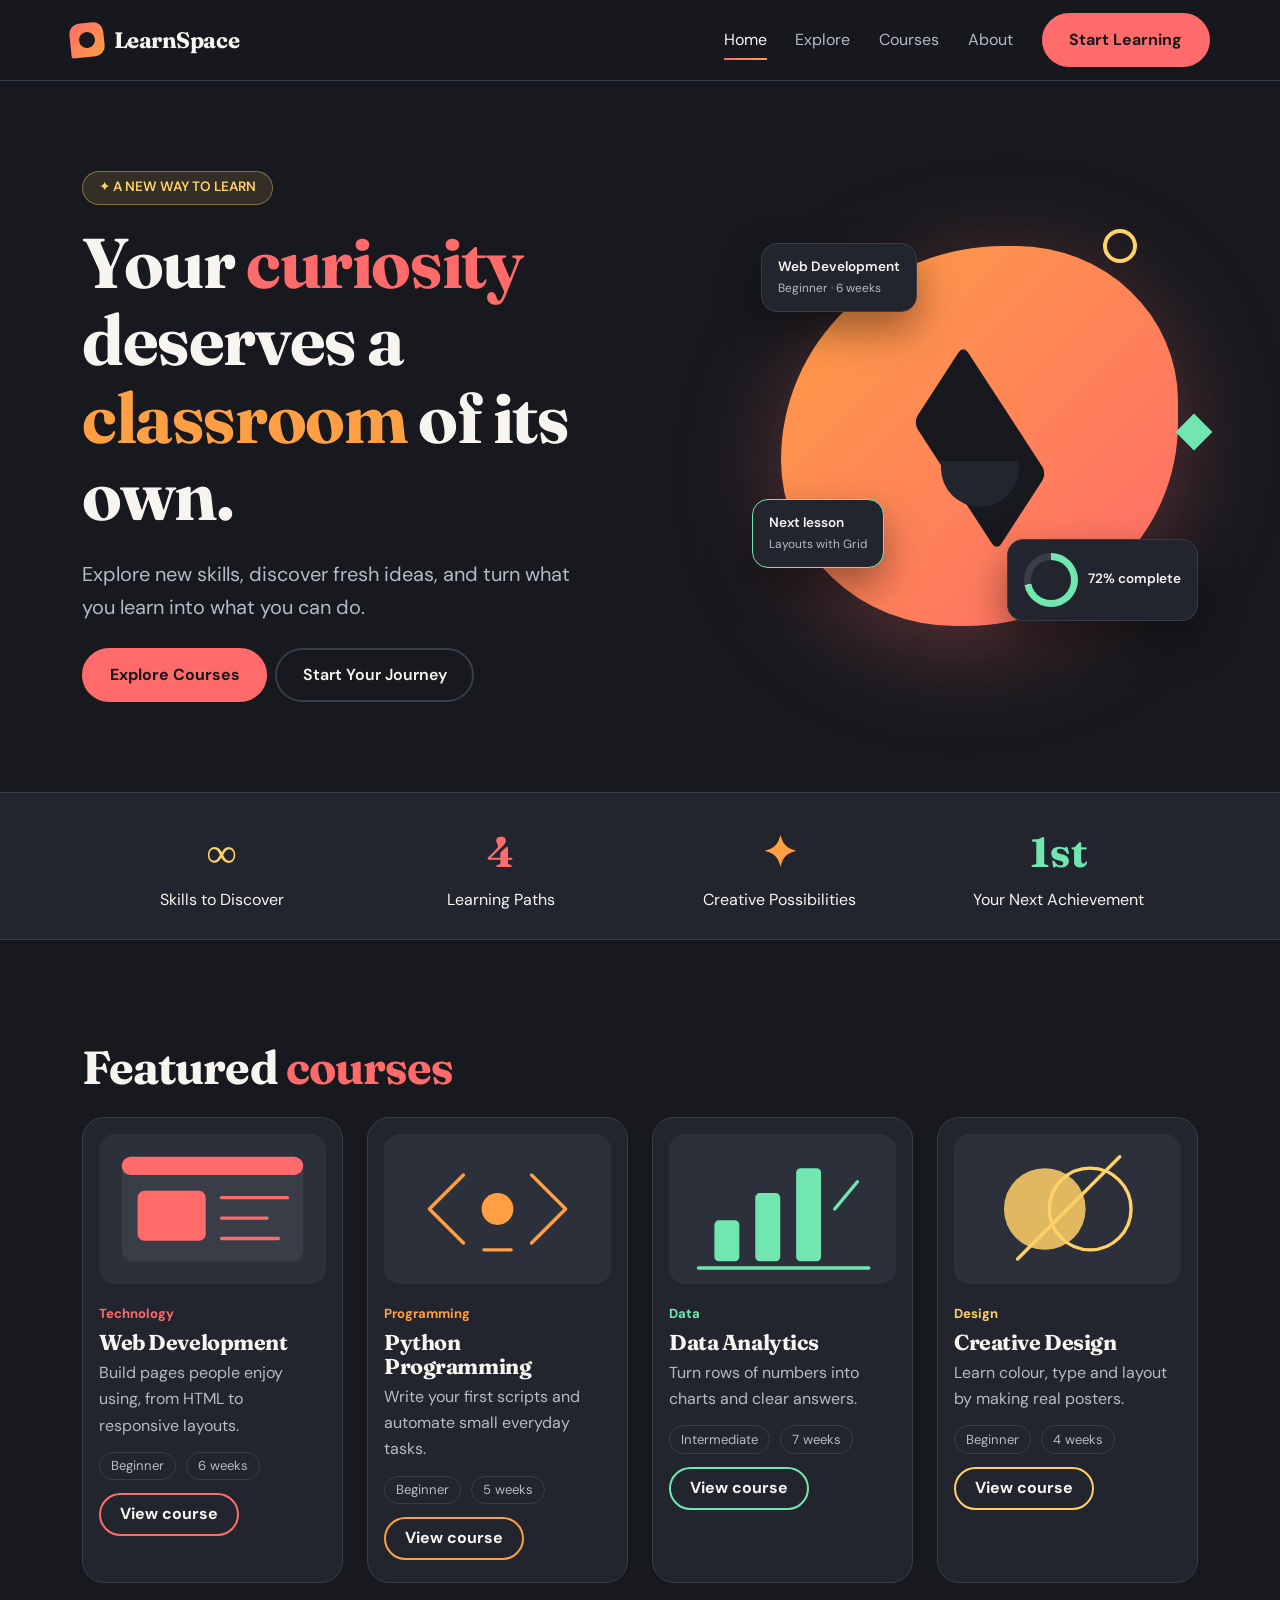
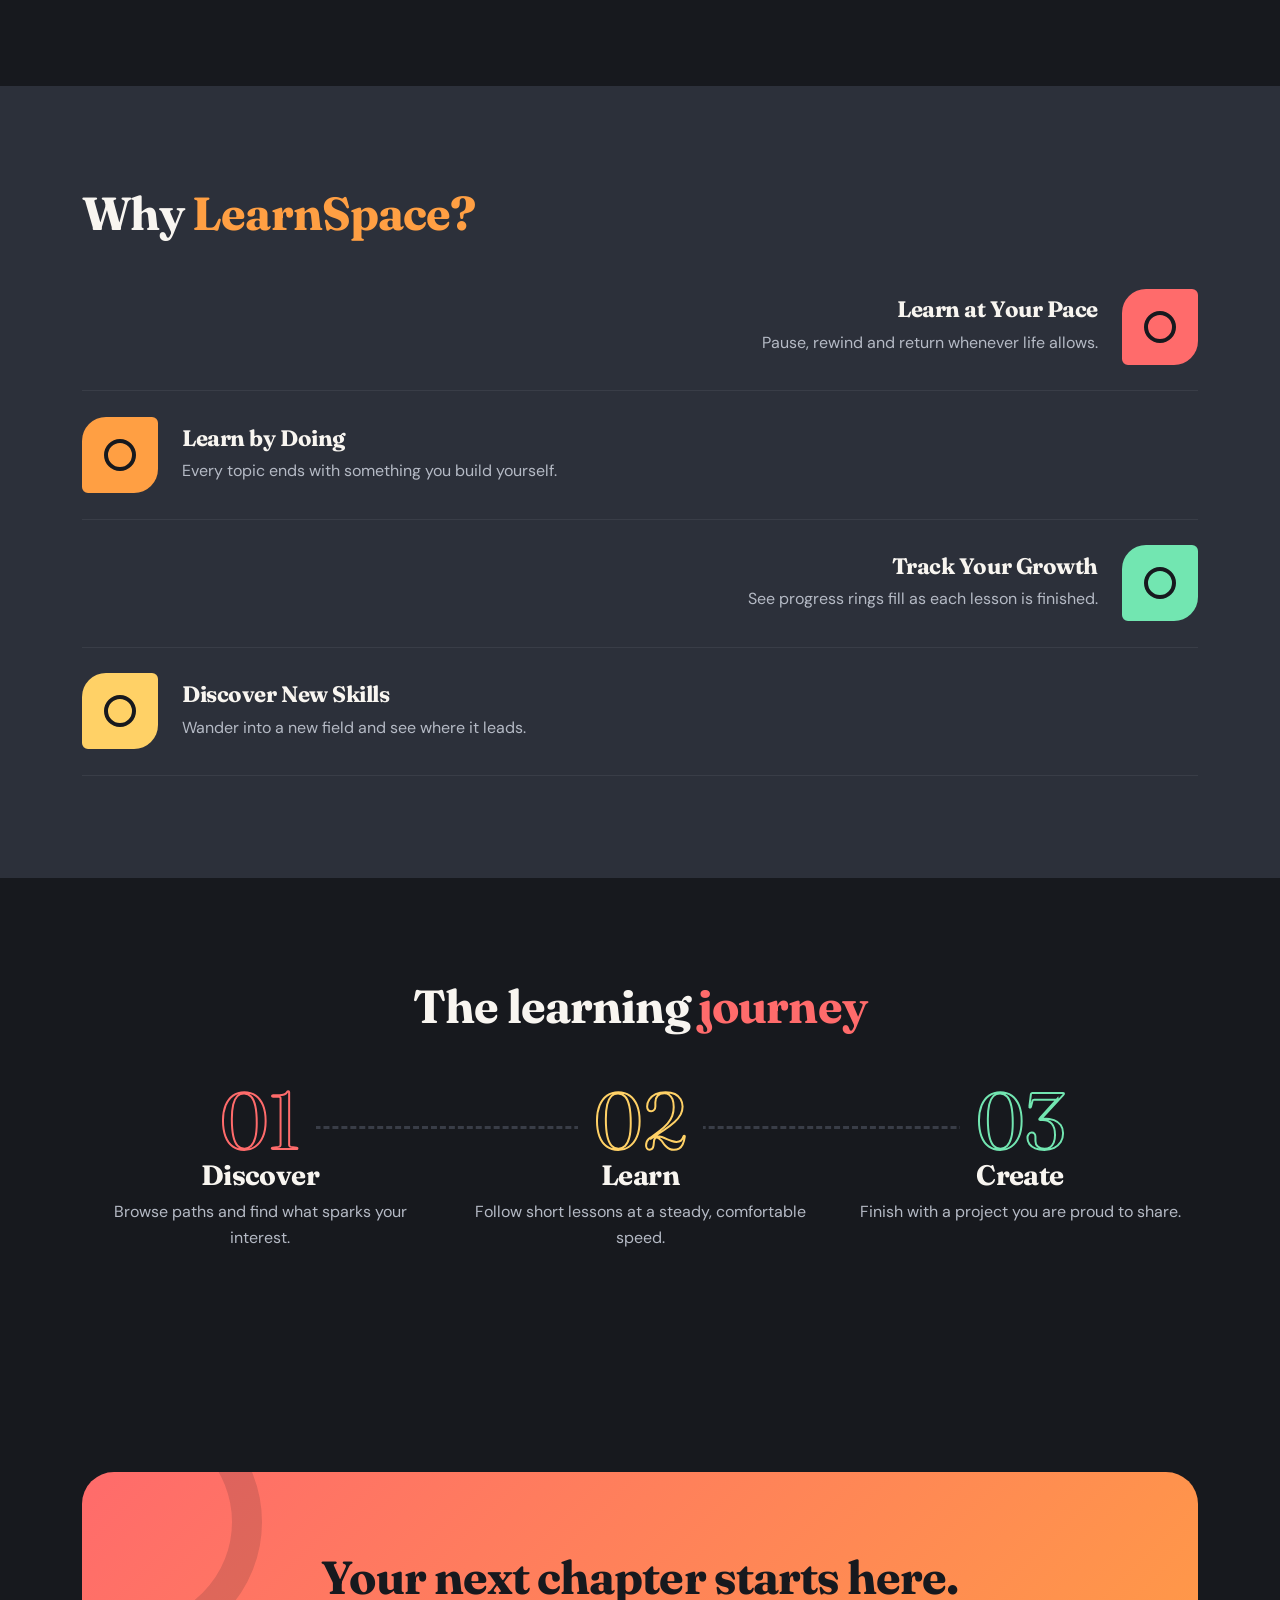
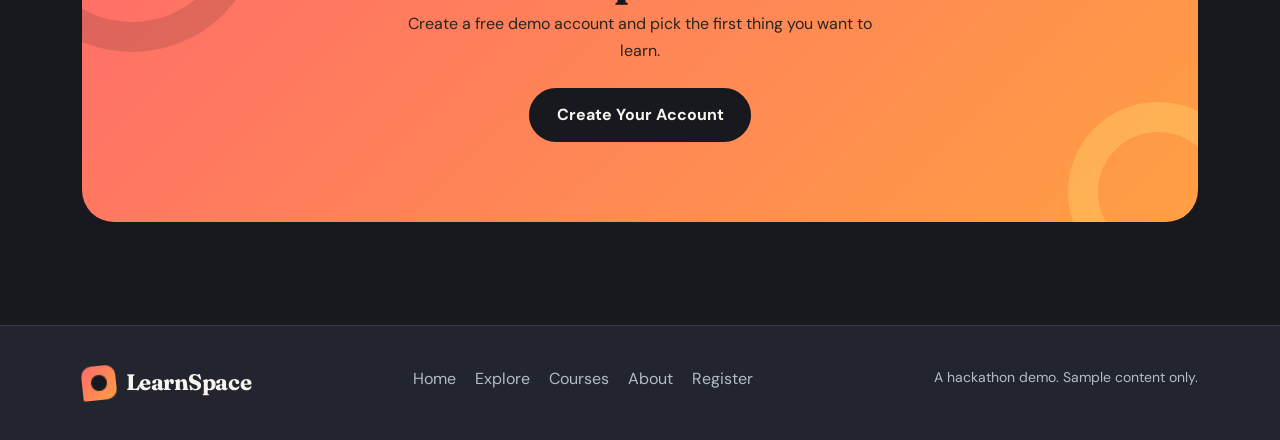
<file: index.html>
<!DOCTYPE html>
<html lang="en"><head><meta charset="UTF-8"><meta name="viewport" content="width=device-width, initial-scale=1">
<title>Home | LearnSpace</title>
<link href="https://cdn.jsdelivr.net/npm/bootstrap@5.3.3/dist/css/bootstrap.min.css" rel="stylesheet">
<link href="https://fonts.googleapis.com/css2?family=DM+Sans:wght@400;600;700&family=Fraunces:opsz,wght@9..144,700&display=swap" rel="stylesheet">
<link href="style.css" rel="stylesheet"></head><body>
<header class="topbar"><nav class="container in" aria-label="Main">
<a class="brand" href="index.html"><span class="logo"></span>LearnSpace</a>
<input type="checkbox" id="nav-toggle" class="nav-toggle"><label for="nav-toggle" class="burger" aria-label="Toggle menu"><span></span></label>
<div class="menu"><a class="lk on" href="index.html">Home</a><a class="lk " href="explore.html">Explore</a><a class="lk " href="courses.html">Courses</a><a class="lk " href="about.html">About</a><a class="btn-ls" href="register.html">Start Learning</a></div>
</nav></header><main>
<section class="hero"><div class="container"><div class="row align-items-center g-5">
<div class="col-lg-7 hero-copy"><span class="badge-ls">✦ A NEW WAY TO LEARN</span>
<h1>Your <span class="hl">curiosity</span> deserves a <span class="hl2">classroom</span> of its own.</h1>
<p class="fs-5 my-4" style="max-width:520px">Explore new skills, discover fresh ideas, and turn what you learn into what you can do.</p>
<a class="btn-ls me-2" href="courses.html">Explore Courses</a><a class="btn-out" href="register.html">Start Your Journey</a></div>
<div class="col-lg-5"><div class="stage" aria-hidden="true"><div class="blob"></div><div class="cap"></div><span class="shape s1"></span><span class="shape s2"></span>
<div class="fc f1">Web Development<small>Beginner · 6 weeks</small></div><div class="fc f2"><span class="ring"></span>72% complete</div><div class="fc f3">Next lesson<small>Layouts with Grid</small></div></div></div>
</div></div></section>
<section class="stats"><div class="container"><div class="row row-cols-2 row-cols-md-4 g-0">
<div class="col stat"><b>∞</b>Skills to Discover</div><div class="col stat"><b>4</b>Learning Paths</div><div class="col stat"><b>✦</b>Creative Possibilities</div><div class="col stat"><b>1st</b>Your Next Achievement</div></div></div></section>
<section class="sec"><div class="container"><h2 class="mb-4">Featured <span class="hl">courses</span></h2><div class="row g-4">
<div class="col-md-6 col-xl-3" data-cat="tech"><article class="pcard a1"><div class="ill"><svg viewBox="0 0 200 120" role="img" aria-label="Web Development illustration"><rect class="m" x="20" y="14" width="160" height="92" rx="10"/><rect class="f" x="20" y="14" width="160" height="16" rx="8"/><rect class="f" x="34" y="44" width="60" height="44" rx="6"/><path class="s" d="M108 50h58M108 68h40M108 86h50"/></svg></div>
<span class="cat">Technology</span><h3>Web Development</h3><p class="mb-0">Build pages people enjoy using, from HTML to responsive layouts.</p>
<div class="meta"><span>Beginner</span><span>6 weeks</span></div><a class="btn-view" href="web-development.html">View course</a></article></div>
<div class="col-md-6 col-xl-3" data-cat="tech"><article class="pcard a2"><div class="ill"><svg viewBox="0 0 200 120" role="img" aria-label="Python Programming illustration"><path class="s" d="M70 30 40 60l30 30M130 30l30 30-30 30"/><circle class="f" cx="100" cy="60" r="14"/><path class="s" d="M88 96h24"/></svg></div>
<span class="cat">Programming</span><h3>Python Programming</h3><p class="mb-0">Write your first scripts and automate small everyday tasks.</p>
<div class="meta"><span>Beginner</span><span>5 weeks</span></div><a class="btn-view" href="python.html">View course</a></article></div>
<div class="col-md-6 col-xl-3" data-cat="data"><article class="pcard a4"><div class="ill"><svg viewBox="0 0 200 120" role="img" aria-label="Data Analytics illustration"><rect class="f" x="40" y="70" width="22" height="36" rx="4"/><rect class="f" x="76" y="46" width="22" height="60" rx="4"/><rect class="f" x="112" y="24" width="22" height="82" rx="4"/><path class="s" d="M26 112h150M146 60l20-24"/></svg></div>
<span class="cat">Data</span><h3>Data Analytics</h3><p class="mb-0">Turn rows of numbers into charts and clear answers.</p>
<div class="meta"><span>Intermediate</span><span>7 weeks</span></div><a class="btn-view" href="data.html">View course</a></article></div>
<div class="col-md-6 col-xl-3" data-cat="design"><article class="pcard a3"><div class="ill"><svg viewBox="0 0 200 120" role="img" aria-label="Creative Design illustration"><circle class="f" cx="80" cy="60" r="36" style="opacity:.85"/><circle class="s" cx="120" cy="60" r="36"/><path class="s" d="M56 104l90-90"/></svg></div>
<span class="cat">Design</span><h3>Creative Design</h3><p class="mb-0">Learn colour, type and layout by making real posters.</p>
<div class="meta"><span>Beginner</span><span>4 weeks</span></div><a class="btn-view" href="creative.html">View course</a></article></div>
</div></div></section>
<section class="sec alt"><div class="container"><h2 class="mb-4">Why <span class="hl2">LearnSpace?</span></h2>
<div class="feat a1"><div class="fi"></div><div><h3>Learn at Your Pace</h3><p class="mb-0">Pause, rewind and return whenever life allows.</p></div></div>
<div class="feat a2"><div class="fi"></div><div><h3>Learn by Doing</h3><p class="mb-0">Every topic ends with something you build yourself.</p></div></div>
<div class="feat a4"><div class="fi"></div><div><h3>Track Your Growth</h3><p class="mb-0">See progress rings fill as each lesson is finished.</p></div></div>
<div class="feat a3"><div class="fi"></div><div><h3>Discover New Skills</h3><p class="mb-0">Wander into a new field and see where it leads.</p></div></div></div></section>
<section class="sec"><div class="container"><h2 class="text-center mb-5">The learning <span class="hl">journey</span></h2><div class="row journey">
<div class="col-md-4 step a1"><span class="n">01</span><h3>Discover</h3><p>Browse paths and find what sparks your interest.</p></div>
<div class="col-md-4 step a3"><span class="n">02</span><h3>Learn</h3><p>Follow short lessons at a steady, comfortable speed.</p></div>
<div class="col-md-4 step a4"><span class="n">03</span><h3>Create</h3><p>Finish with a project you are proud to share.</p></div></div></div></section>
<section class="sec"><div class="container"><div class="cta"><h2>Your next chapter starts here.</h2><p class="mb-4 mx-auto" style="max-width:480px">Create a free demo account and pick the first thing you want to learn.</p><a class="btn-ls" href="register.html">Create Your Account</a></div></div></section>
</main>
<footer><div class="container d-flex flex-wrap justify-content-between gap-3"><span class="brand"><span class="logo"></span>LearnSpace</span>
<div><a href="index.html">Home</a><a href="explore.html">Explore</a><a href="courses.html">Courses</a><a href="about.html">About</a><a href="register.html">Register</a></div>
<small class="muted">A hackathon demo. Sample content only.</small></div></footer>
</body></html>
</file>
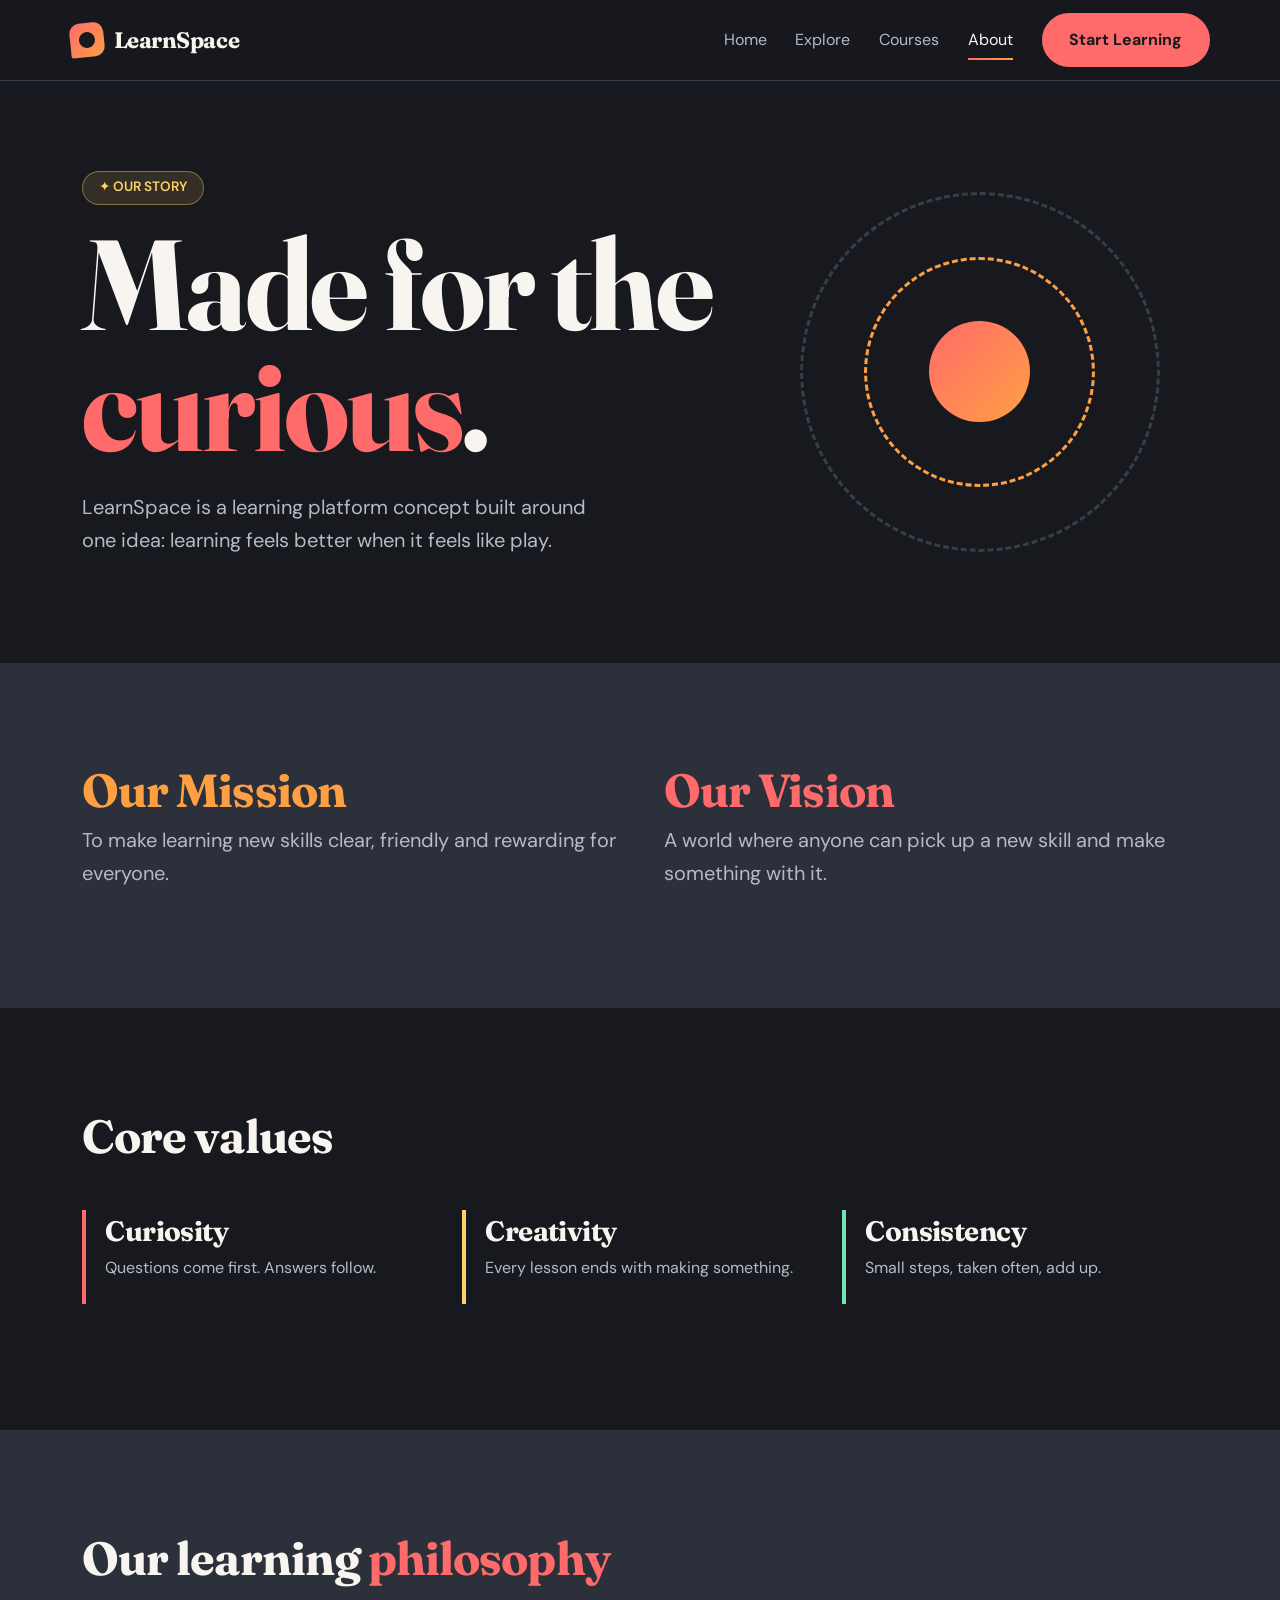
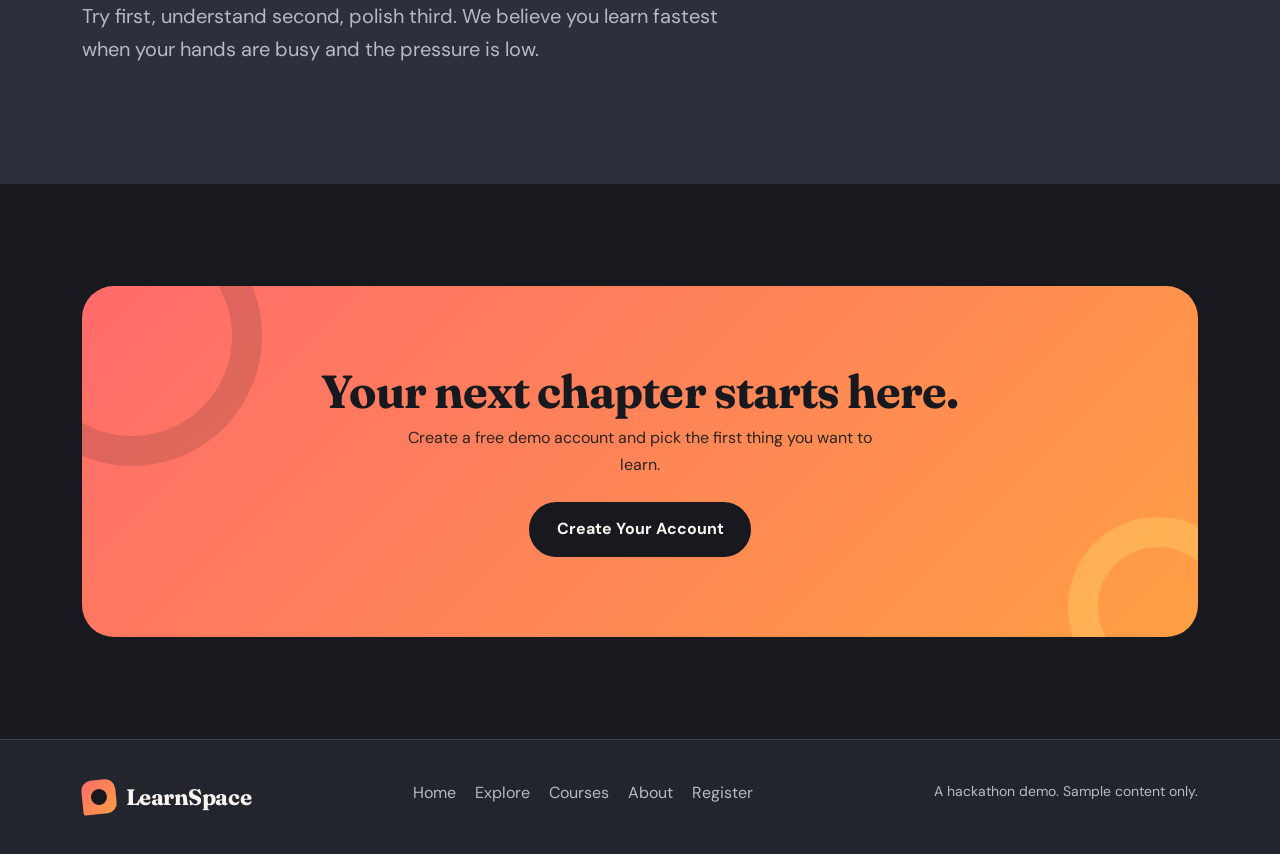
<file: about.html>
<!DOCTYPE html>
<html lang="en"><head><meta charset="UTF-8"><meta name="viewport" content="width=device-width, initial-scale=1">
<title>About | LearnSpace</title>
<link href="https://cdn.jsdelivr.net/npm/bootstrap@5.3.3/dist/css/bootstrap.min.css" rel="stylesheet">
<link href="https://fonts.googleapis.com/css2?family=DM+Sans:wght@400;600;700&family=Fraunces:opsz,wght@9..144,700&display=swap" rel="stylesheet">
<link href="style.css" rel="stylesheet"></head><body>
<header class="topbar"><nav class="container in" aria-label="Main">
<a class="brand" href="index.html"><span class="logo"></span>LearnSpace</a>
<input type="checkbox" id="nav-toggle" class="nav-toggle"><label for="nav-toggle" class="burger" aria-label="Toggle menu"><span></span></label>
<div class="menu"><a class="lk " href="index.html">Home</a><a class="lk " href="explore.html">Explore</a><a class="lk " href="courses.html">Courses</a><a class="lk on" href="about.html">About</a><a class="btn-ls" href="register.html">Start Learning</a></div>
</nav></header><main>
<section class="hero"><div class="container"><div class="row align-items-center g-5"><div class="col-lg-7"><span class="badge-ls">✦ OUR STORY</span>
<h1 class="big">Made for the <span class="hl">curious</span>.</h1><p class="fs-5 mt-4" style="max-width:540px">LearnSpace is a learning platform concept built around one idea: learning feels better when it feels like play.</p></div>
<div class="col-lg-5"><div class="orbit" aria-hidden="true"><div class="o"></div><div class="o"></div><div class="core"></div></div></div></div></div></section>
<section class="sec alt"><div class="container"><div class="row g-5">
<div class="col-md-6"><h2 class="hl2">Our Mission</h2><p class="fs-5">To make learning new skills clear, friendly and rewarding for everyone.</p></div>
<div class="col-md-6"><h2 class="hl">Our Vision</h2><p class="fs-5">A world where anyone can pick up a new skill and make something with it.</p></div></div></div></section>
<section class="sec"><div class="container"><h2 class="mb-5">Core values</h2><div class="row g-4">
<div class="col-md-4"><div class="val a1"><h3>Curiosity</h3><p>Questions come first. Answers follow.</p></div></div>
<div class="col-md-4"><div class="val a3"><h3>Creativity</h3><p>Every lesson ends with making something.</p></div></div>
<div class="col-md-4"><div class="val a4"><h3>Consistency</h3><p>Small steps, taken often, add up.</p></div></div></div></div></section>
<section class="sec alt"><div class="container"><h2 class="mb-3">Our learning <span class="hl">philosophy</span></h2><p class="fs-5" style="max-width:640px">Try first, understand second, polish third. We believe you learn fastest when your hands are busy and the pressure is low.</p></div></section>
<section class="sec"><div class="container"><div class="cta"><h2>Your next chapter starts here.</h2><p class="mb-4 mx-auto" style="max-width:480px">Create a free demo account and pick the first thing you want to learn.</p><a class="btn-ls" href="register.html">Create Your Account</a></div></div></section>
</main>
<footer><div class="container d-flex flex-wrap justify-content-between gap-3"><span class="brand"><span class="logo"></span>LearnSpace</span>
<div><a href="index.html">Home</a><a href="explore.html">Explore</a><a href="courses.html">Courses</a><a href="about.html">About</a><a href="register.html">Register</a></div>
<small class="muted">A hackathon demo. Sample content only.</small></div></footer>
</body></html>
</file>
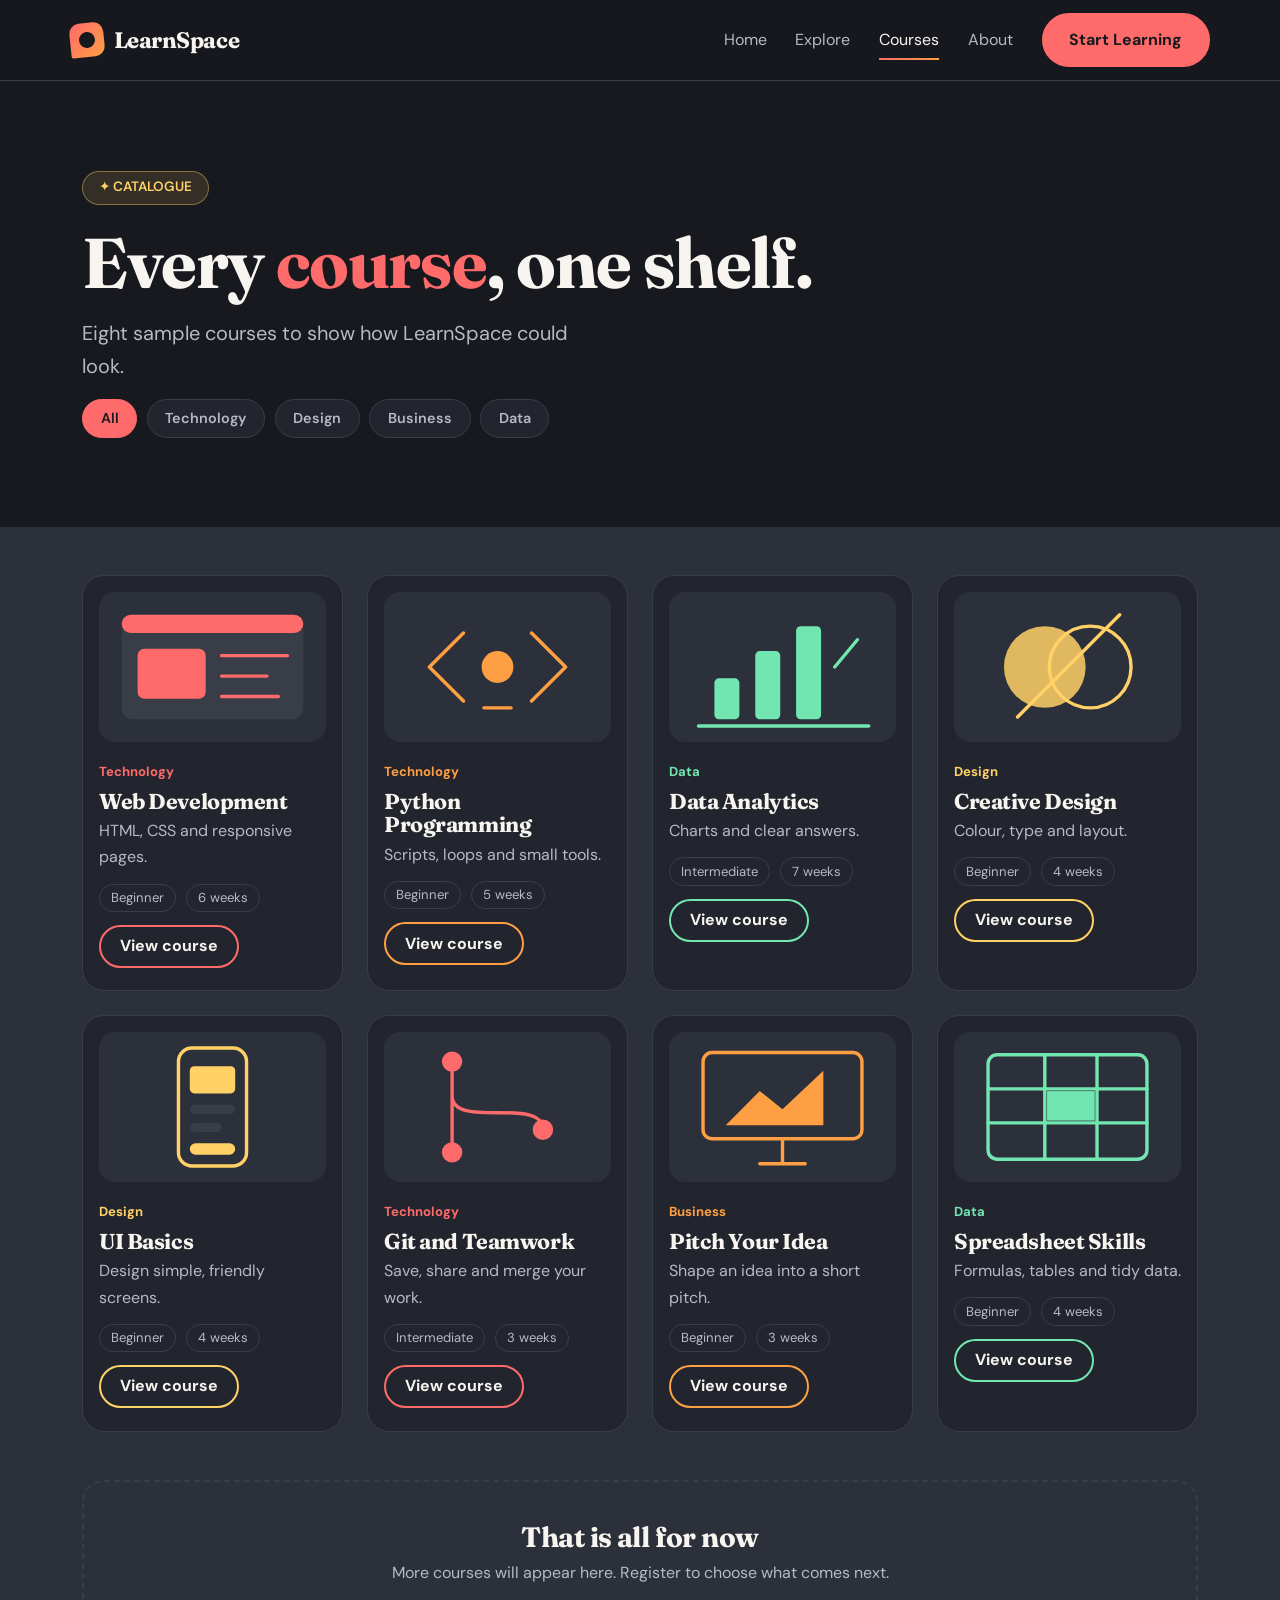
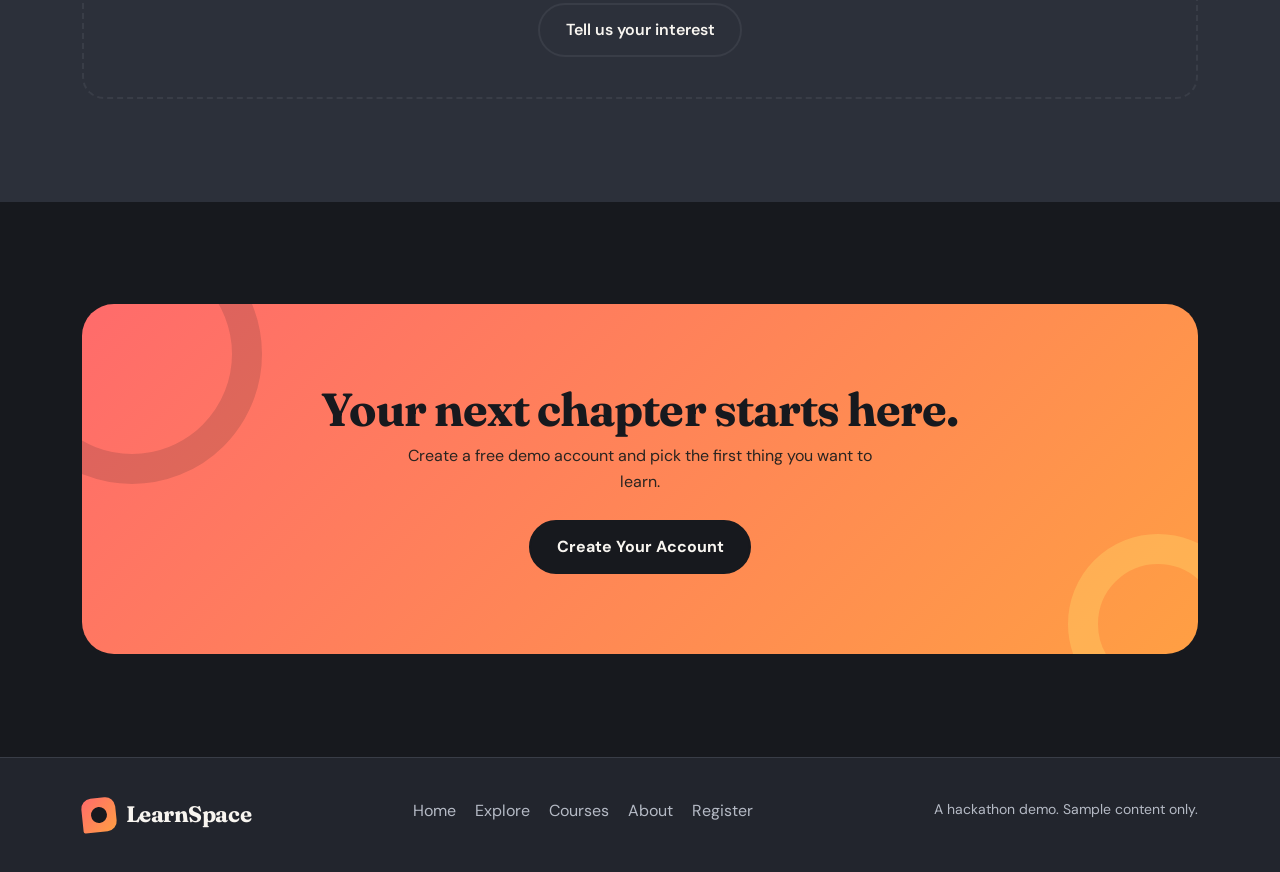
<file: courses.html>
<!DOCTYPE html>
<html lang="en"><head><meta charset="UTF-8"><meta name="viewport" content="width=device-width, initial-scale=1">
<title>Courses | LearnSpace</title>
<link href="https://cdn.jsdelivr.net/npm/bootstrap@5.3.3/dist/css/bootstrap.min.css" rel="stylesheet">
<link href="https://fonts.googleapis.com/css2?family=DM+Sans:wght@400;600;700&family=Fraunces:opsz,wght@9..144,700&display=swap" rel="stylesheet">
<link href="style.css" rel="stylesheet"></head><body>
<header class="topbar"><nav class="container in" aria-label="Main">
<a class="brand" href="index.html"><span class="logo"></span>LearnSpace</a>
<input type="checkbox" id="nav-toggle" class="nav-toggle"><label for="nav-toggle" class="burger" aria-label="Toggle menu"><span></span></label>
<div class="menu"><a class="lk " href="index.html">Home</a><a class="lk " href="explore.html">Explore</a><a class="lk on" href="courses.html">Courses</a><a class="lk " href="about.html">About</a><a class="btn-ls" href="register.html">Start Learning</a></div>
</nav></header><main>
<section class="hero"><div class="container"><span class="badge-ls">✦ CATALOGUE</span><h1>Every <span class="hl">course</span>, one shelf.</h1>
<p class="fs-5 my-3" style="max-width:520px">Eight sample courses to show how LearnSpace could look.</p>
<div class="chips" role="radiogroup" aria-label="Filter by category">
<input class="fin" type="radio" name="f" id="f-all" checked><label class="chip" for="f-all">All</label>
<input class="fin" type="radio" name="f" id="f-tech"><label class="chip" for="f-tech">Technology</label>
<input class="fin" type="radio" name="f" id="f-design"><label class="chip" for="f-design">Design</label>
<input class="fin" type="radio" name="f" id="f-biz"><label class="chip" for="f-biz">Business</label>
<input class="fin" type="radio" name="f" id="f-data"><label class="chip" for="f-data">Data</label>
</div></div></section>
<section class="sec alt pt-5"><div class="container"><div class="row g-4">
<div class="col-md-6 col-xl-3" data-cat="tech"><article class="pcard a1"><div class="ill"><svg viewBox="0 0 200 120" role="img" aria-label="Web Development illustration"><rect class="m" x="20" y="14" width="160" height="92" rx="10"/><rect class="f" x="20" y="14" width="160" height="16" rx="8"/><rect class="f" x="34" y="44" width="60" height="44" rx="6"/><path class="s" d="M108 50h58M108 68h40M108 86h50"/></svg></div>
<span class="cat">Technology</span><h3>Web Development</h3><p class="mb-0">HTML, CSS and responsive pages.</p>
<div class="meta"><span>Beginner</span><span>6 weeks</span></div><a class="btn-view" href="web-development.html">View course</a></article></div>
<div class="col-md-6 col-xl-3" data-cat="tech"><article class="pcard a2"><div class="ill"><svg viewBox="0 0 200 120" role="img" aria-label="Python Programming illustration"><path class="s" d="M70 30 40 60l30 30M130 30l30 30-30 30"/><circle class="f" cx="100" cy="60" r="14"/><path class="s" d="M88 96h24"/></svg></div>
<span class="cat">Technology</span><h3>Python Programming</h3><p class="mb-0">Scripts, loops and small tools.</p>
<div class="meta"><span>Beginner</span><span>5 weeks</span></div><a class="btn-view" href="python.html">View course</a></article></div>
<div class="col-md-6 col-xl-3" data-cat="data"><article class="pcard a4"><div class="ill"><svg viewBox="0 0 200 120" role="img" aria-label="Data Analytics illustration"><rect class="f" x="40" y="70" width="22" height="36" rx="4"/><rect class="f" x="76" y="46" width="22" height="60" rx="4"/><rect class="f" x="112" y="24" width="22" height="82" rx="4"/><path class="s" d="M26 112h150M146 60l20-24"/></svg></div>
<span class="cat">Data</span><h3>Data Analytics</h3><p class="mb-0">Charts and clear answers.</p>
<div class="meta"><span>Intermediate</span><span>7 weeks</span></div><a class="btn-view" href="data.html">View course</a></article></div>
<div class="col-md-6 col-xl-3" data-cat="design"><article class="pcard a3"><div class="ill"><svg viewBox="0 0 200 120" role="img" aria-label="Creative Design illustration"><circle class="f" cx="80" cy="60" r="36" style="opacity:.85"/><circle class="s" cx="120" cy="60" r="36"/><path class="s" d="M56 104l90-90"/></svg></div>
<span class="cat">Design</span><h3>Creative Design</h3><p class="mb-0">Colour, type and layout.</p>
<div class="meta"><span>Beginner</span><span>4 weeks</span></div><a class="btn-view" href="creative.html">View course</a></article></div>
<div class="col-md-6 col-xl-3" data-cat="design"><article class="pcard a3"><div class="ill"><svg viewBox="0 0 200 120" role="img" aria-label="UI Basics illustration"><rect class="s" x="70" y="8" width="60" height="104" rx="12"/><rect class="f" x="80" y="24" width="40" height="24" rx="4"/><rect class="m" x="80" y="58" width="40" height="8" rx="4"/><rect class="m" x="80" y="74" width="28" height="8" rx="4"/><rect class="f" x="80" y="92" width="40" height="10" rx="5"/></svg></div>
<span class="cat">Design</span><h3>UI Basics</h3><p class="mb-0">Design simple, friendly screens.</p>
<div class="meta"><span>Beginner</span><span>4 weeks</span></div><a class="btn-view" href="ui.html">View course</a></article></div>
<div class="col-md-6 col-xl-3" data-cat="tech"><article class="pcard a1"><div class="ill"><svg viewBox="0 0 200 120" role="img" aria-label="Git and Teamwork illustration"><path class="s" d="M60 20v80M60 50c0 30 80 0 80 30"/><circle class="f" cx="60" cy="20" r="9"/><circle class="f" cx="60" cy="100" r="9"/><circle class="f" cx="140" cy="80" r="9"/></svg></div>
<span class="cat">Technology</span><h3>Git and Teamwork</h3><p class="mb-0">Save, share and merge your work.</p>
<div class="meta"><span>Intermediate</span><span>3 weeks</span></div><a class="btn-view" href="git.html">View course</a></article></div>
<div class="col-md-6 col-xl-3" data-cat="biz"><article class="pcard a2"><div class="ill"><svg viewBox="0 0 200 120" role="img" aria-label="Pitch Your Idea illustration"><rect class="s" x="30" y="12" width="140" height="76" rx="8"/><path class="f" d="M50 76l30-30 20 16 36-34v48z"/><path class="s" d="M100 88v22M80 110h40"/></svg></div>
<span class="cat">Business</span><h3>Pitch Your Idea</h3><p class="mb-0">Shape an idea into a short pitch.</p>
<div class="meta"><span>Beginner</span><span>3 weeks</span></div><a class="btn-view" href="idea.html">View course</a></article></div>
<div class="col-md-6 col-xl-3" data-cat="data"><article class="pcard a4"><div class="ill"><svg viewBox="0 0 200 120" role="img" aria-label="Spreadsheet Skills illustration"><rect class="s" x="30" y="14" width="140" height="92" rx="8"/><path class="s" d="M30 44h140M30 74h140M80 14v92M126 14v92"/><rect class="f" x="82" y="46" width="42" height="26"/></svg></div>
<span class="cat">Data</span><h3>Spreadsheet Skills</h3><p class="mb-0">Formulas, tables and tidy data.</p>
<div class="meta"><span>Beginner</span><span>4 weeks</span></div><a class="btn-view" href="skill.html">View course</a></article></div>
</div><div class="empty mt-5"><h3>That is all for now</h3><p class="mb-3">More courses will appear here. Register to choose what comes next.</p><a class="btn-out" href="register.html">Tell us your interest</a></div></div></section>
<section class="sec"><div class="container"><div class="cta"><h2>Your next chapter starts here.</h2><p class="mb-4 mx-auto" style="max-width:480px">Create a free demo account and pick the first thing you want to learn.</p><a class="btn-ls" href="register.html">Create Your Account</a></div></div></section>
</main>
<footer><div class="container d-flex flex-wrap justify-content-between gap-3"><span class="brand"><span class="logo"></span>LearnSpace</span>
<div><a href="index.html">Home</a><a href="explore.html">Explore</a><a href="courses.html">Courses</a><a href="about.html">About</a><a href="register.html">Register</a></div>
<small class="muted">A hackathon demo. Sample content only.</small></div></footer>
</body></html>
</file>
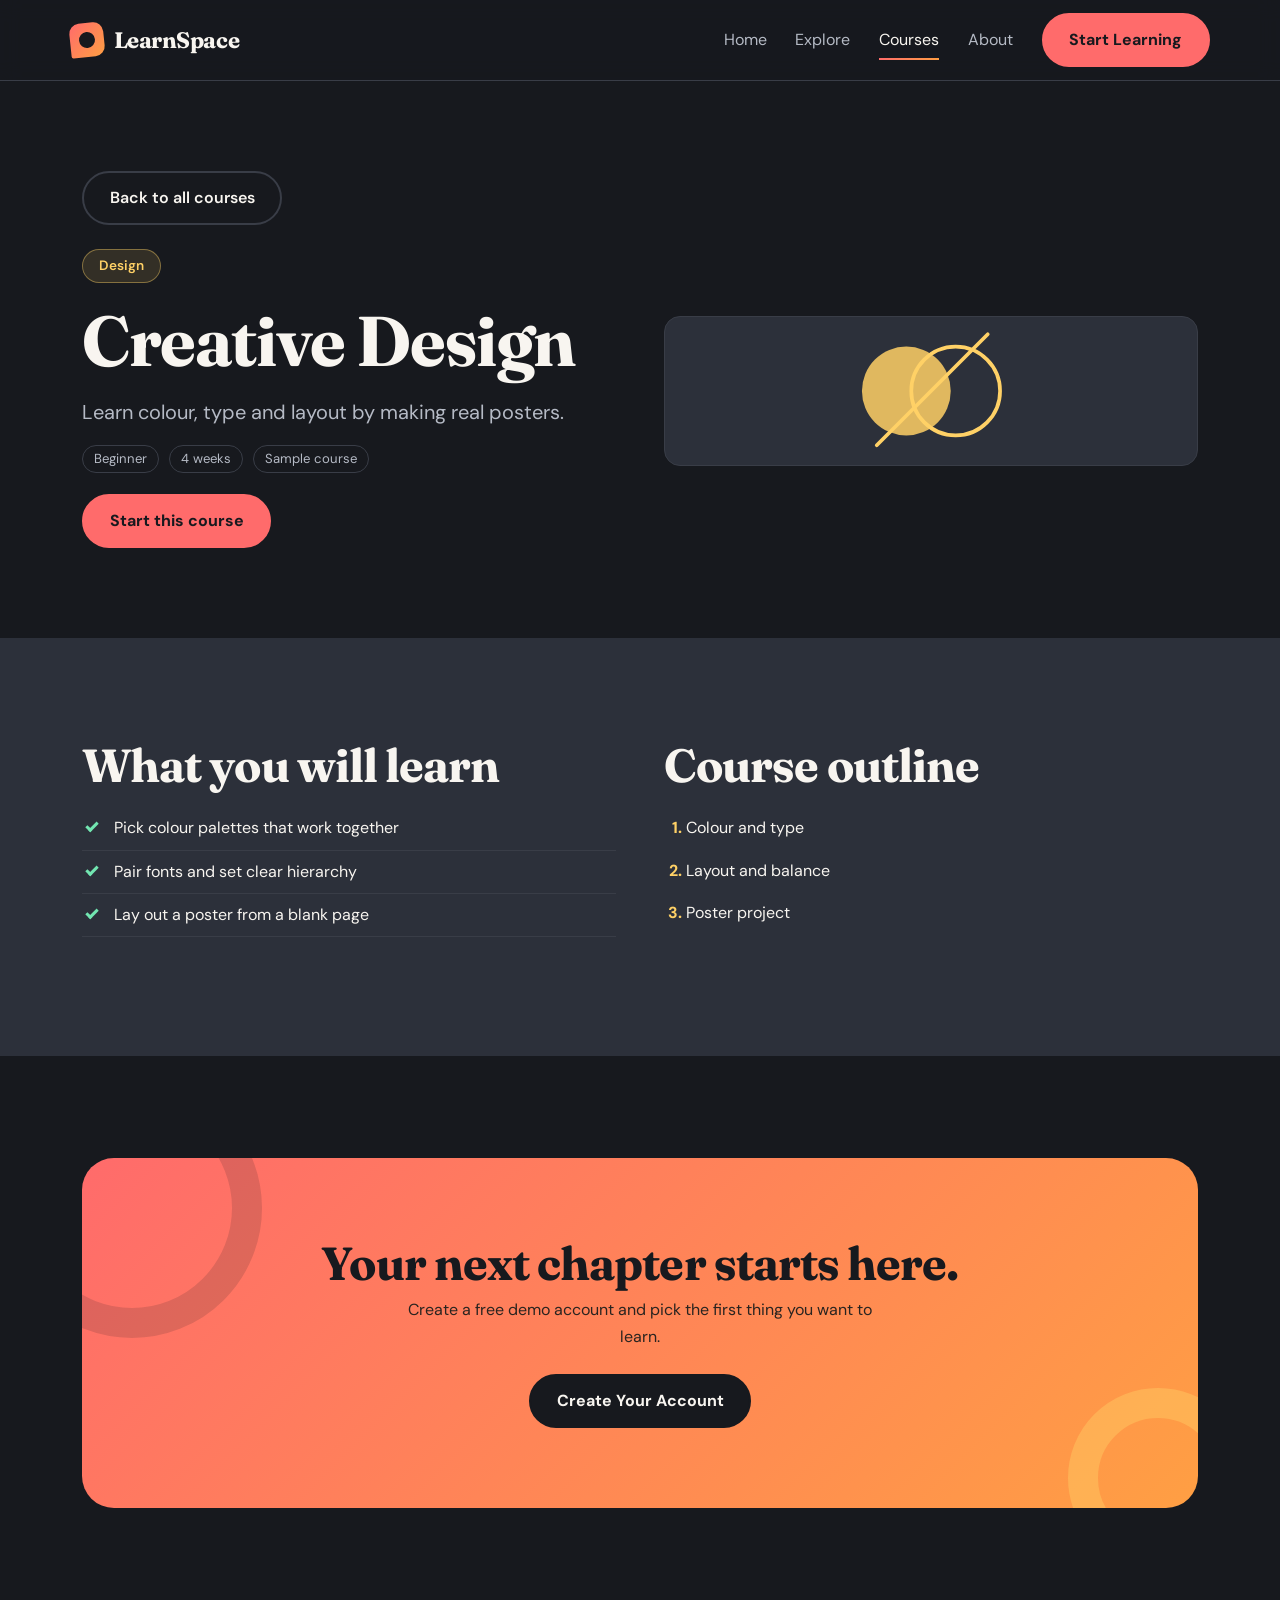
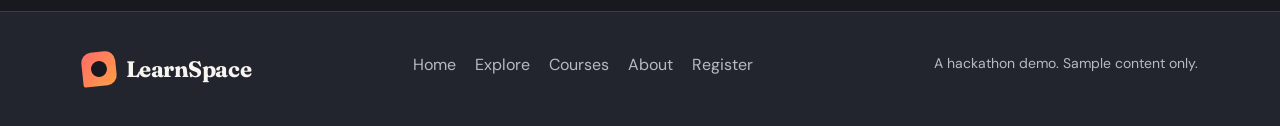
<file: creative.html>
<!DOCTYPE html>
<html lang="en"><head><meta charset="UTF-8"><meta name="viewport" content="width=device-width, initial-scale=1">
<title>Creative Design | LearnSpace</title>
<link href="https://cdn.jsdelivr.net/npm/bootstrap@5.3.3/dist/css/bootstrap.min.css" rel="stylesheet">
<link href="https://fonts.googleapis.com/css2?family=DM+Sans:wght@400;600;700&family=Fraunces:opsz,wght@9..144,700&display=swap" rel="stylesheet">
<link href="style.css" rel="stylesheet"></head><body>
<header class="topbar"><nav class="container in" aria-label="Main">
<a class="brand" href="index.html"><span class="logo"></span>LearnSpace</a>
<input type="checkbox" id="nav-toggle" class="nav-toggle"><label for="nav-toggle" class="burger" aria-label="Toggle menu"><span></span></label>
<div class="menu"><a class="lk " href="index.html">Home</a><a class="lk " href="explore.html">Explore</a><a class="lk on" href="courses.html">Courses</a><a class="lk " href="about.html">About</a><a class="btn-ls" href="register.html">Start Learning</a></div>
</nav></header><main>
<section class="hero a3"><div class="container"><a class="btn-out mb-4" href="courses.html">Back to all courses</a><div class="row align-items-center g-5">
<div class="col-lg-6"><span class="badge-ls">Design</span><h1>Creative Design</h1><p class="fs-5 my-3">Learn colour, type and layout by making real posters.</p>
<div class="meta"><span>Beginner</span><span>4 weeks</span><span>Sample course</span></div><a class="btn-ls mt-2" href="register.html">Start this course</a></div>
<div class="col-lg-6"><div class="ill ill-lg"><svg viewBox="0 0 200 120" role="img" aria-label="Creative Design illustration"><circle class="f" cx="80" cy="60" r="36" style="opacity:.85"/><circle class="s" cx="120" cy="60" r="36"/><path class="s" d="M56 104l90-90"/></svg></div></div></div></div></section>
<section class="sec alt a3"><div class="container"><div class="row g-5">
<div class="col-md-6"><h2 class="mb-3">What you will learn</h2><ul class="learn"><li>Pick colour palettes that work together</li>
<li>Pair fonts and set clear hierarchy</li>
<li>Lay out a poster from a blank page</li></ul></div>
<div class="col-md-6"><h2 class="mb-3">Course outline</h2><ol class="outline"><li>Colour and type</li>
<li>Layout and balance</li>
<li>Poster project</li></ol></div></div></div></section>
<section class="sec"><div class="container"><div class="cta"><h2>Your next chapter starts here.</h2><p class="mb-4 mx-auto" style="max-width:480px">Create a free demo account and pick the first thing you want to learn.</p><a class="btn-ls" href="register.html">Create Your Account</a></div></div></section>
</main>
<footer><div class="container d-flex flex-wrap justify-content-between gap-3"><span class="brand"><span class="logo"></span>LearnSpace</span>
<div><a href="index.html">Home</a><a href="explore.html">Explore</a><a href="courses.html">Courses</a><a href="about.html">About</a><a href="register.html">Register</a></div>
<small class="muted">A hackathon demo. Sample content only.</small></div></footer>
</body></html>
</file>
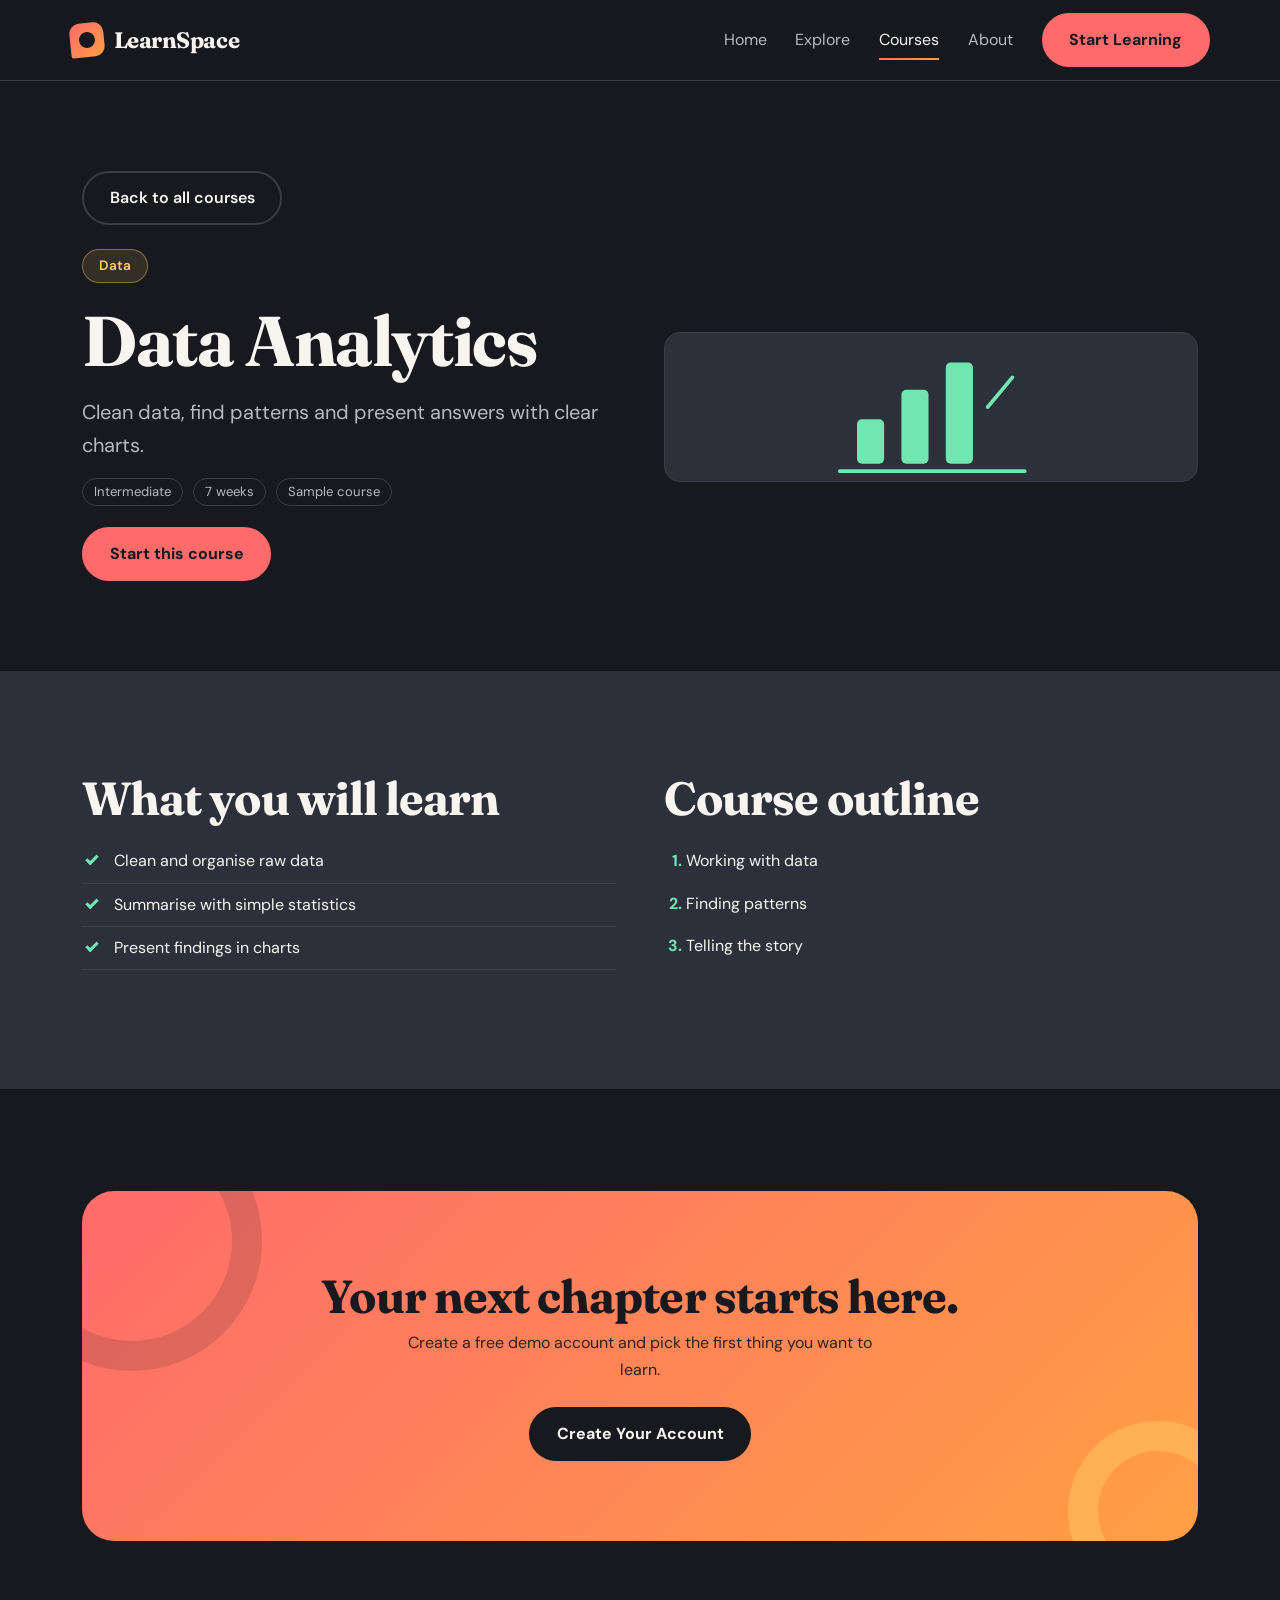
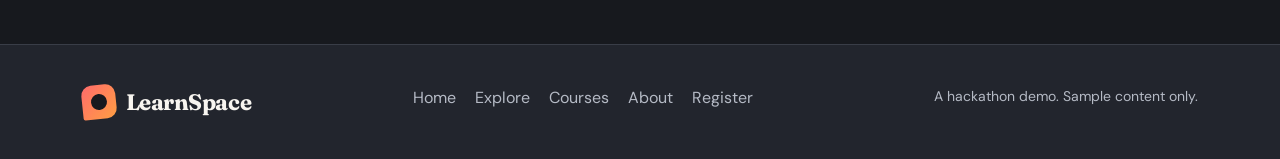
<file: data.html>
<!DOCTYPE html>
<html lang="en"><head><meta charset="UTF-8"><meta name="viewport" content="width=device-width, initial-scale=1">
<title>Data Analytics | LearnSpace</title>
<link href="https://cdn.jsdelivr.net/npm/bootstrap@5.3.3/dist/css/bootstrap.min.css" rel="stylesheet">
<link href="https://fonts.googleapis.com/css2?family=DM+Sans:wght@400;600;700&family=Fraunces:opsz,wght@9..144,700&display=swap" rel="stylesheet">
<link href="style.css" rel="stylesheet"></head><body>
<header class="topbar"><nav class="container in" aria-label="Main">
<a class="brand" href="index.html"><span class="logo"></span>LearnSpace</a>
<input type="checkbox" id="nav-toggle" class="nav-toggle"><label for="nav-toggle" class="burger" aria-label="Toggle menu"><span></span></label>
<div class="menu"><a class="lk " href="index.html">Home</a><a class="lk " href="explore.html">Explore</a><a class="lk on" href="courses.html">Courses</a><a class="lk " href="about.html">About</a><a class="btn-ls" href="register.html">Start Learning</a></div>
</nav></header><main>
<section class="hero a4"><div class="container"><a class="btn-out mb-4" href="courses.html">Back to all courses</a><div class="row align-items-center g-5">
<div class="col-lg-6"><span class="badge-ls">Data</span><h1>Data Analytics</h1><p class="fs-5 my-3">Clean data, find patterns and present answers with clear charts.</p>
<div class="meta"><span>Intermediate</span><span>7 weeks</span><span>Sample course</span></div><a class="btn-ls mt-2" href="register.html">Start this course</a></div>
<div class="col-lg-6"><div class="ill ill-lg"><svg viewBox="0 0 200 120" role="img" aria-label="Data Analytics illustration"><rect class="f" x="40" y="70" width="22" height="36" rx="4"/><rect class="f" x="76" y="46" width="22" height="60" rx="4"/><rect class="f" x="112" y="24" width="22" height="82" rx="4"/><path class="s" d="M26 112h150M146 60l20-24"/></svg></div></div></div></div></section>
<section class="sec alt a4"><div class="container"><div class="row g-5">
<div class="col-md-6"><h2 class="mb-3">What you will learn</h2><ul class="learn"><li>Clean and organise raw data</li>
<li>Summarise with simple statistics</li>
<li>Present findings in charts</li></ul></div>
<div class="col-md-6"><h2 class="mb-3">Course outline</h2><ol class="outline"><li>Working with data</li>
<li>Finding patterns</li>
<li>Telling the story</li></ol></div></div></div></section>
<section class="sec"><div class="container"><div class="cta"><h2>Your next chapter starts here.</h2><p class="mb-4 mx-auto" style="max-width:480px">Create a free demo account and pick the first thing you want to learn.</p><a class="btn-ls" href="register.html">Create Your Account</a></div></div></section>
</main>
<footer><div class="container d-flex flex-wrap justify-content-between gap-3"><span class="brand"><span class="logo"></span>LearnSpace</span>
<div><a href="index.html">Home</a><a href="explore.html">Explore</a><a href="courses.html">Courses</a><a href="about.html">About</a><a href="register.html">Register</a></div>
<small class="muted">A hackathon demo. Sample content only.</small></div></footer>
</body></html>
</file>
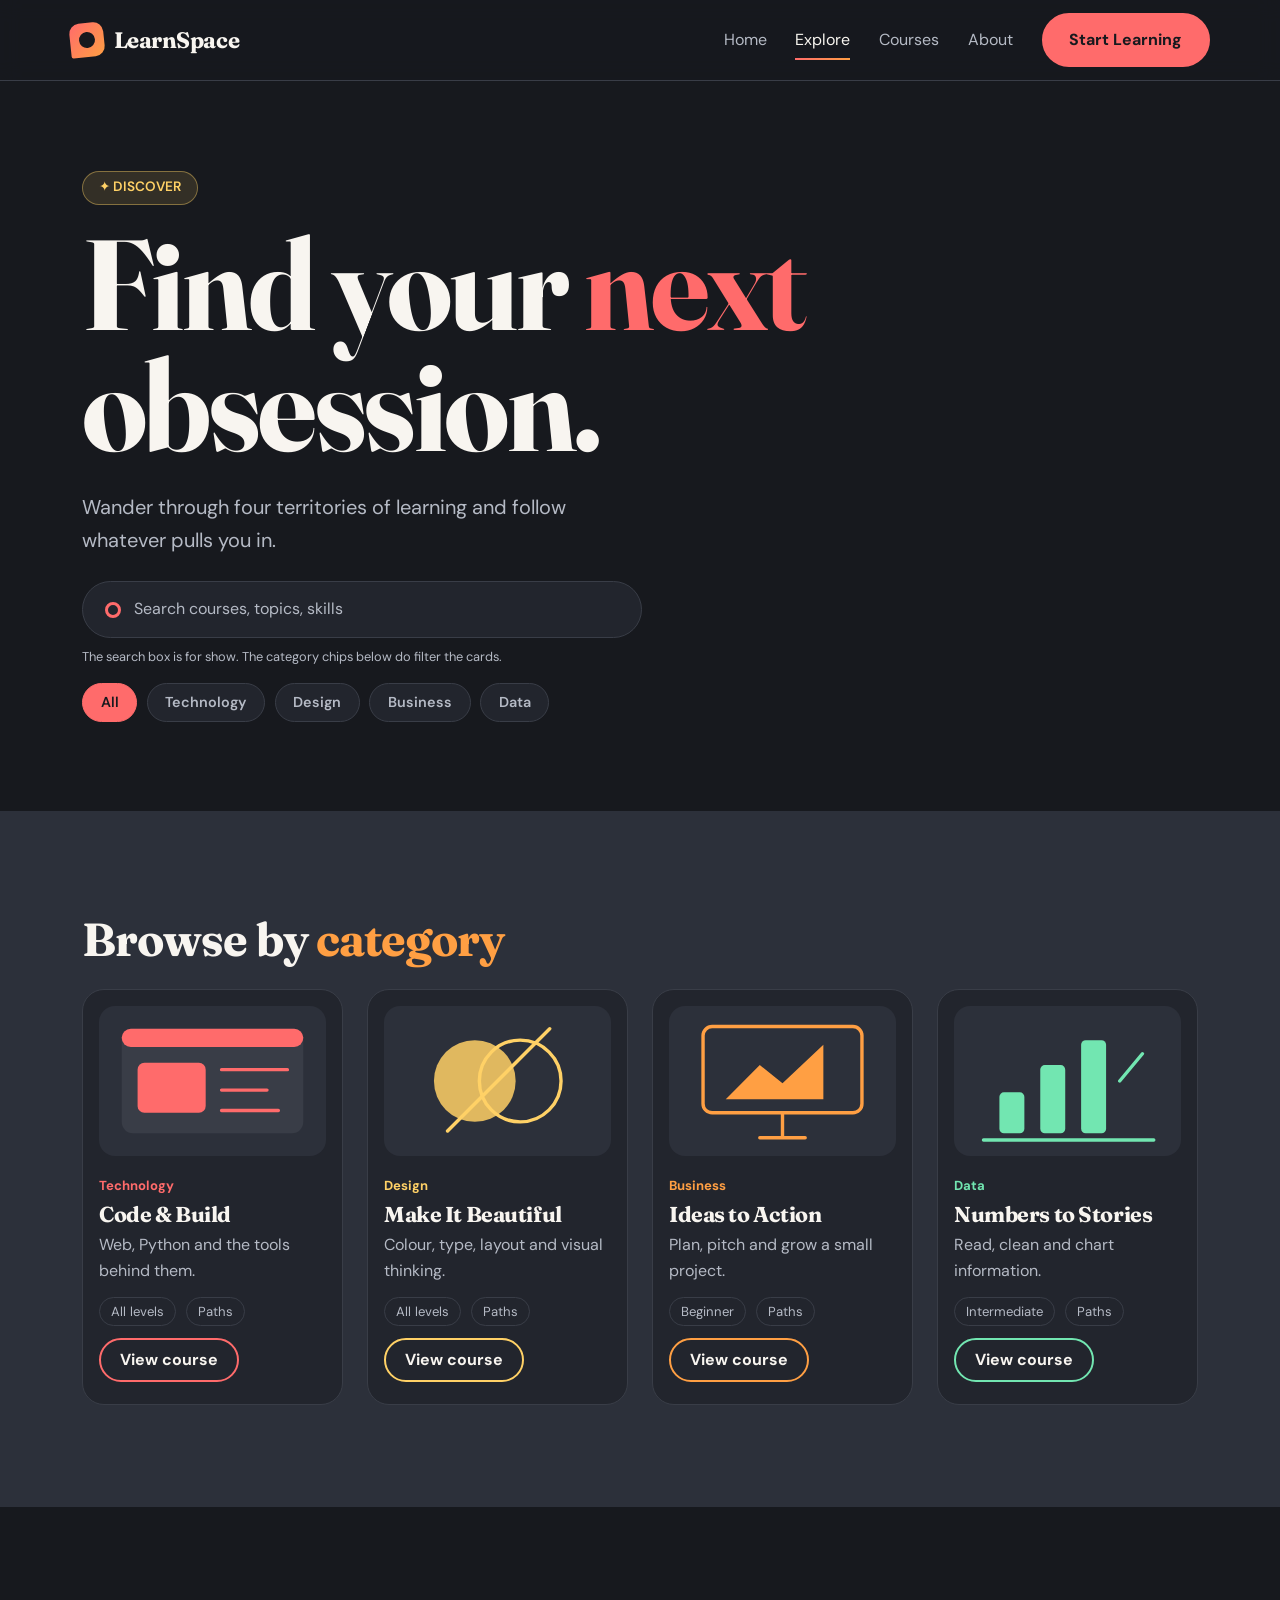
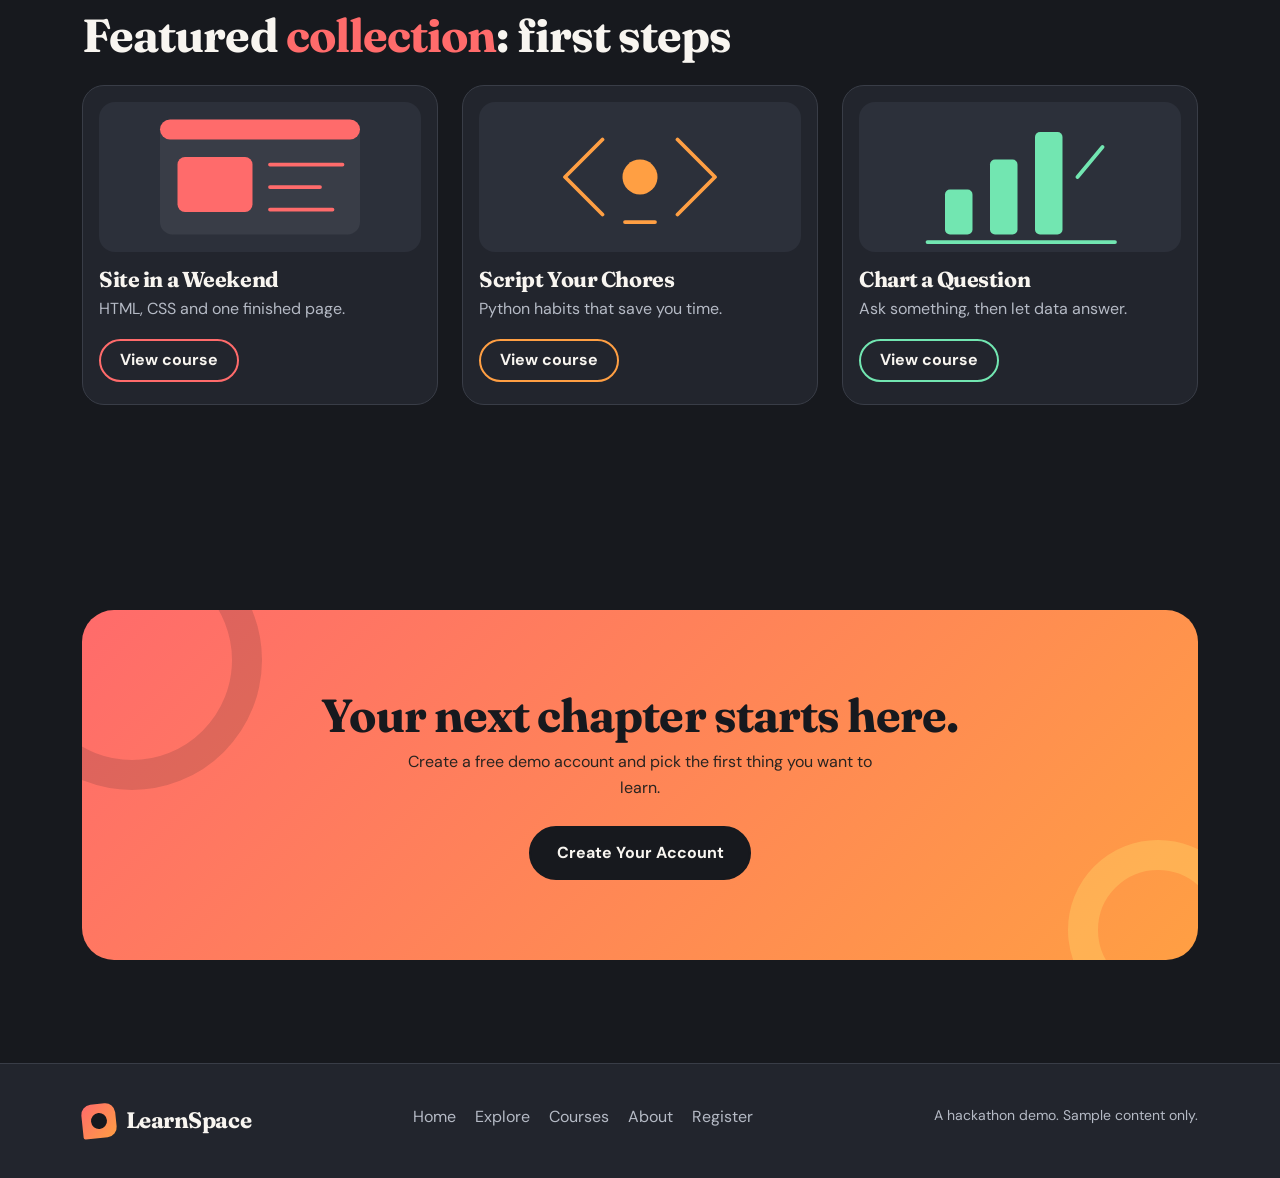
<file: explore.html>
<!DOCTYPE html>
<html lang="en"><head><meta charset="UTF-8"><meta name="viewport" content="width=device-width, initial-scale=1">
<title>Explore | LearnSpace</title>
<link href="https://cdn.jsdelivr.net/npm/bootstrap@5.3.3/dist/css/bootstrap.min.css" rel="stylesheet">
<link href="https://fonts.googleapis.com/css2?family=DM+Sans:wght@400;600;700&family=Fraunces:opsz,wght@9..144,700&display=swap" rel="stylesheet">
<link href="style.css" rel="stylesheet"></head><body>
<header class="topbar"><nav class="container in" aria-label="Main">
<a class="brand" href="index.html"><span class="logo"></span>LearnSpace</a>
<input type="checkbox" id="nav-toggle" class="nav-toggle"><label for="nav-toggle" class="burger" aria-label="Toggle menu"><span></span></label>
<div class="menu"><a class="lk " href="index.html">Home</a><a class="lk on" href="explore.html">Explore</a><a class="lk " href="courses.html">Courses</a><a class="lk " href="about.html">About</a><a class="btn-ls" href="register.html">Start Learning</a></div>
</nav></header><main>
<section class="hero"><div class="container"><span class="badge-ls">✦ DISCOVER</span><h1 class="big">Find your <span class="hl">next</span> obsession.</h1>
<p class="fs-5 my-4" style="max-width:560px">Wander through four territories of learning and follow whatever pulls you in.</p>
<div class="search" role="note">Search courses, topics, skills</div><p class="note mt-2">The search box is for show. The category chips below do filter the cards.</p>
<div class="mt-3"><div class="chips" role="radiogroup" aria-label="Filter by category">
<input class="fin" type="radio" name="f" id="f-all" checked><label class="chip" for="f-all">All</label>
<input class="fin" type="radio" name="f" id="f-tech"><label class="chip" for="f-tech">Technology</label>
<input class="fin" type="radio" name="f" id="f-design"><label class="chip" for="f-design">Design</label>
<input class="fin" type="radio" name="f" id="f-biz"><label class="chip" for="f-biz">Business</label>
<input class="fin" type="radio" name="f" id="f-data"><label class="chip" for="f-data">Data</label>
</div></div></div></section>
<section class="sec alt"><div class="container"><h2 class="mb-4">Browse by <span class="hl2">category</span></h2><div class="row g-4">
<div class="col-md-6 col-xl-3" data-cat="tech"><article class="pcard a1"><div class="ill"><svg viewBox="0 0 200 120" role="img" aria-label="Code &amp; Build illustration"><rect class="m" x="20" y="14" width="160" height="92" rx="10"/><rect class="f" x="20" y="14" width="160" height="16" rx="8"/><rect class="f" x="34" y="44" width="60" height="44" rx="6"/><path class="s" d="M108 50h58M108 68h40M108 86h50"/></svg></div>
<span class="cat">Technology</span><h3>Code &amp; Build</h3><p class="mb-0">Web, Python and the tools behind them.</p>
<div class="meta"><span>All levels</span><span>Paths</span></div><a class="btn-view" href="web-development.html">View course</a></article></div>
<div class="col-md-6 col-xl-3" data-cat="design"><article class="pcard a3"><div class="ill"><svg viewBox="0 0 200 120" role="img" aria-label="Make It Beautiful illustration"><circle class="f" cx="80" cy="60" r="36" style="opacity:.85"/><circle class="s" cx="120" cy="60" r="36"/><path class="s" d="M56 104l90-90"/></svg></div>
<span class="cat">Design</span><h3>Make It Beautiful</h3><p class="mb-0">Colour, type, layout and visual thinking.</p>
<div class="meta"><span>All levels</span><span>Paths</span></div><a class="btn-view" href="creative.html">View course</a></article></div>
<div class="col-md-6 col-xl-3" data-cat="biz"><article class="pcard a2"><div class="ill"><svg viewBox="0 0 200 120" role="img" aria-label="Ideas to Action illustration"><rect class="s" x="30" y="12" width="140" height="76" rx="8"/><path class="f" d="M50 76l30-30 20 16 36-34v48z"/><path class="s" d="M100 88v22M80 110h40"/></svg></div>
<span class="cat">Business</span><h3>Ideas to Action</h3><p class="mb-0">Plan, pitch and grow a small project.</p>
<div class="meta"><span>Beginner</span><span>Paths</span></div><a class="btn-view" href="idea.html">View course</a></article></div>
<div class="col-md-6 col-xl-3" data-cat="data"><article class="pcard a4"><div class="ill"><svg viewBox="0 0 200 120" role="img" aria-label="Numbers to Stories illustration"><rect class="f" x="40" y="70" width="22" height="36" rx="4"/><rect class="f" x="76" y="46" width="22" height="60" rx="4"/><rect class="f" x="112" y="24" width="22" height="82" rx="4"/><path class="s" d="M26 112h150M146 60l20-24"/></svg></div>
<span class="cat">Data</span><h3>Numbers to Stories</h3><p class="mb-0">Read, clean and chart information.</p>
<div class="meta"><span>Intermediate</span><span>Paths</span></div><a class="btn-view" href="data.html">View course</a></article></div>
</div></div></section>
<section class="sec"><div class="container"><h2 class="mb-4">Featured <span class="hl">collection</span>: first steps</h2><div class="row g-4">
<div class="col-md-4" data-cat="tech"><article class="pcard a1"><div class="ill"><svg viewBox="0 0 200 120" role="img" aria-label="Site in a Weekend illustration"><rect class="m" x="20" y="14" width="160" height="92" rx="10"/><rect class="f" x="20" y="14" width="160" height="16" rx="8"/><rect class="f" x="34" y="44" width="60" height="44" rx="6"/><path class="s" d="M108 50h58M108 68h40M108 86h50"/></svg></div><h3>Site in a Weekend</h3><p>HTML, CSS and one finished page.</p><a class="btn-view" href="web-development.html">View course</a></article></div>
<div class="col-md-4" data-cat="tech"><article class="pcard a2"><div class="ill"><svg viewBox="0 0 200 120" role="img" aria-label="Script Your Chores illustration"><path class="s" d="M70 30 40 60l30 30M130 30l30 30-30 30"/><circle class="f" cx="100" cy="60" r="14"/><path class="s" d="M88 96h24"/></svg></div><h3>Script Your Chores</h3><p>Python habits that save you time.</p><a class="btn-view" href="python-programming.html">View course</a></article></div>
<div class="col-md-4" data-cat="data"><article class="pcard a4"><div class="ill"><svg viewBox="0 0 200 120" role="img" aria-label="Chart a Question illustration"><rect class="f" x="40" y="70" width="22" height="36" rx="4"/><rect class="f" x="76" y="46" width="22" height="60" rx="4"/><rect class="f" x="112" y="24" width="22" height="82" rx="4"/><path class="s" d="M26 112h150M146 60l20-24"/></svg></div><h3>Chart a Question</h3><p>Ask something, then let data answer.</p><a class="btn-view" href="data-analytics.html">View course</a></article></div>
</div></div></section>
<section class="sec"><div class="container"><div class="cta"><h2>Your next chapter starts here.</h2><p class="mb-4 mx-auto" style="max-width:480px">Create a free demo account and pick the first thing you want to learn.</p><a class="btn-ls" href="register.html">Create Your Account</a></div></div></section>
</main>
<footer><div class="container d-flex flex-wrap justify-content-between gap-3"><span class="brand"><span class="logo"></span>LearnSpace</span>
<div><a href="index.html">Home</a><a href="explore.html">Explore</a><a href="courses.html">Courses</a><a href="about.html">About</a><a href="register.html">Register</a></div>
<small class="muted">A hackathon demo. Sample content only.</small></div></footer>
</body></html>
</file>
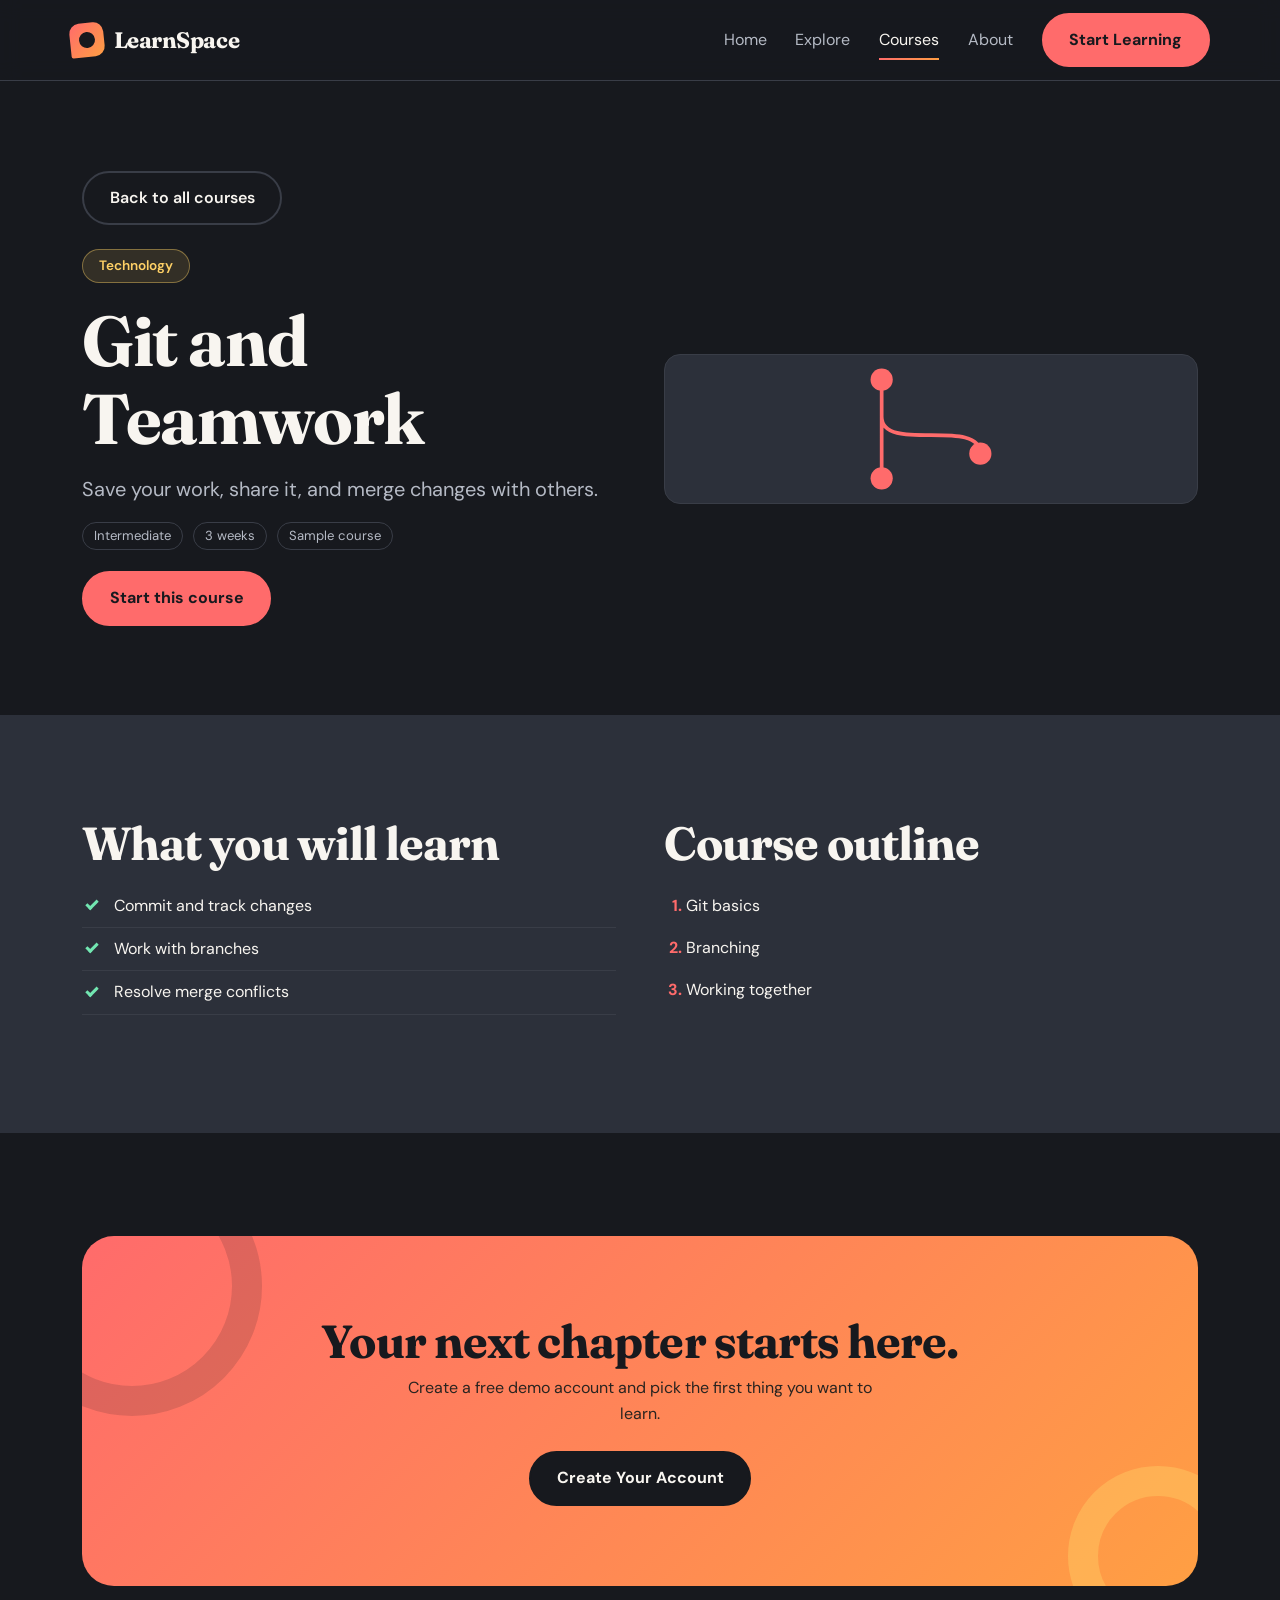
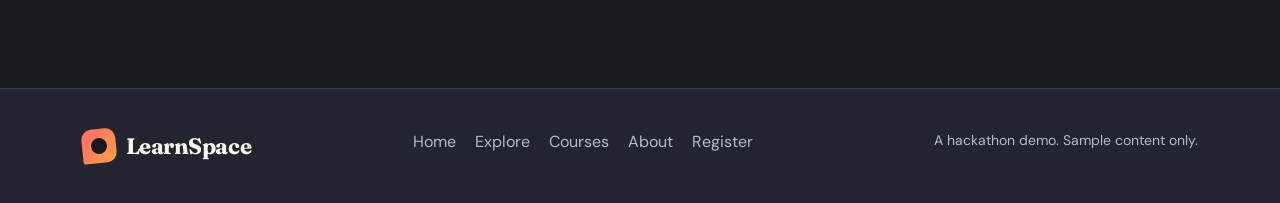
<file: git.html>
<!DOCTYPE html>
<html lang="en"><head><meta charset="UTF-8"><meta name="viewport" content="width=device-width, initial-scale=1">
<title>Git and Teamwork | LearnSpace</title>
<link href="https://cdn.jsdelivr.net/npm/bootstrap@5.3.3/dist/css/bootstrap.min.css" rel="stylesheet">
<link href="https://fonts.googleapis.com/css2?family=DM+Sans:wght@400;600;700&family=Fraunces:opsz,wght@9..144,700&display=swap" rel="stylesheet">
<link href="style.css" rel="stylesheet"></head><body>
<header class="topbar"><nav class="container in" aria-label="Main">
<a class="brand" href="index.html"><span class="logo"></span>LearnSpace</a>
<input type="checkbox" id="nav-toggle" class="nav-toggle"><label for="nav-toggle" class="burger" aria-label="Toggle menu"><span></span></label>
<div class="menu"><a class="lk " href="index.html">Home</a><a class="lk " href="explore.html">Explore</a><a class="lk on" href="courses.html">Courses</a><a class="lk " href="about.html">About</a><a class="btn-ls" href="register.html">Start Learning</a></div>
</nav></header><main>
<section class="hero a1"><div class="container"><a class="btn-out mb-4" href="courses.html">Back to all courses</a><div class="row align-items-center g-5">
<div class="col-lg-6"><span class="badge-ls">Technology</span><h1>Git and Teamwork</h1><p class="fs-5 my-3">Save your work, share it, and merge changes with others.</p>
<div class="meta"><span>Intermediate</span><span>3 weeks</span><span>Sample course</span></div><a class="btn-ls mt-2" href="register.html">Start this course</a></div>
<div class="col-lg-6"><div class="ill ill-lg"><svg viewBox="0 0 200 120" role="img" aria-label="Git and Teamwork illustration"><path class="s" d="M60 20v80M60 50c0 30 80 0 80 30"/><circle class="f" cx="60" cy="20" r="9"/><circle class="f" cx="60" cy="100" r="9"/><circle class="f" cx="140" cy="80" r="9"/></svg></div></div></div></div></section>
<section class="sec alt a1"><div class="container"><div class="row g-5">
<div class="col-md-6"><h2 class="mb-3">What you will learn</h2><ul class="learn"><li>Commit and track changes</li>
<li>Work with branches</li>
<li>Resolve merge conflicts</li></ul></div>
<div class="col-md-6"><h2 class="mb-3">Course outline</h2><ol class="outline"><li>Git basics</li>
<li>Branching</li>
<li>Working together</li></ol></div></div></div></section>
<section class="sec"><div class="container"><div class="cta"><h2>Your next chapter starts here.</h2><p class="mb-4 mx-auto" style="max-width:480px">Create a free demo account and pick the first thing you want to learn.</p><a class="btn-ls" href="register.html">Create Your Account</a></div></div></section>
</main>
<footer><div class="container d-flex flex-wrap justify-content-between gap-3"><span class="brand"><span class="logo"></span>LearnSpace</span>
<div><a href="index.html">Home</a><a href="explore.html">Explore</a><a href="courses.html">Courses</a><a href="about.html">About</a><a href="register.html">Register</a></div>
<small class="muted">A hackathon demo. Sample content only.</small></div></footer>
</body></html>
</file>
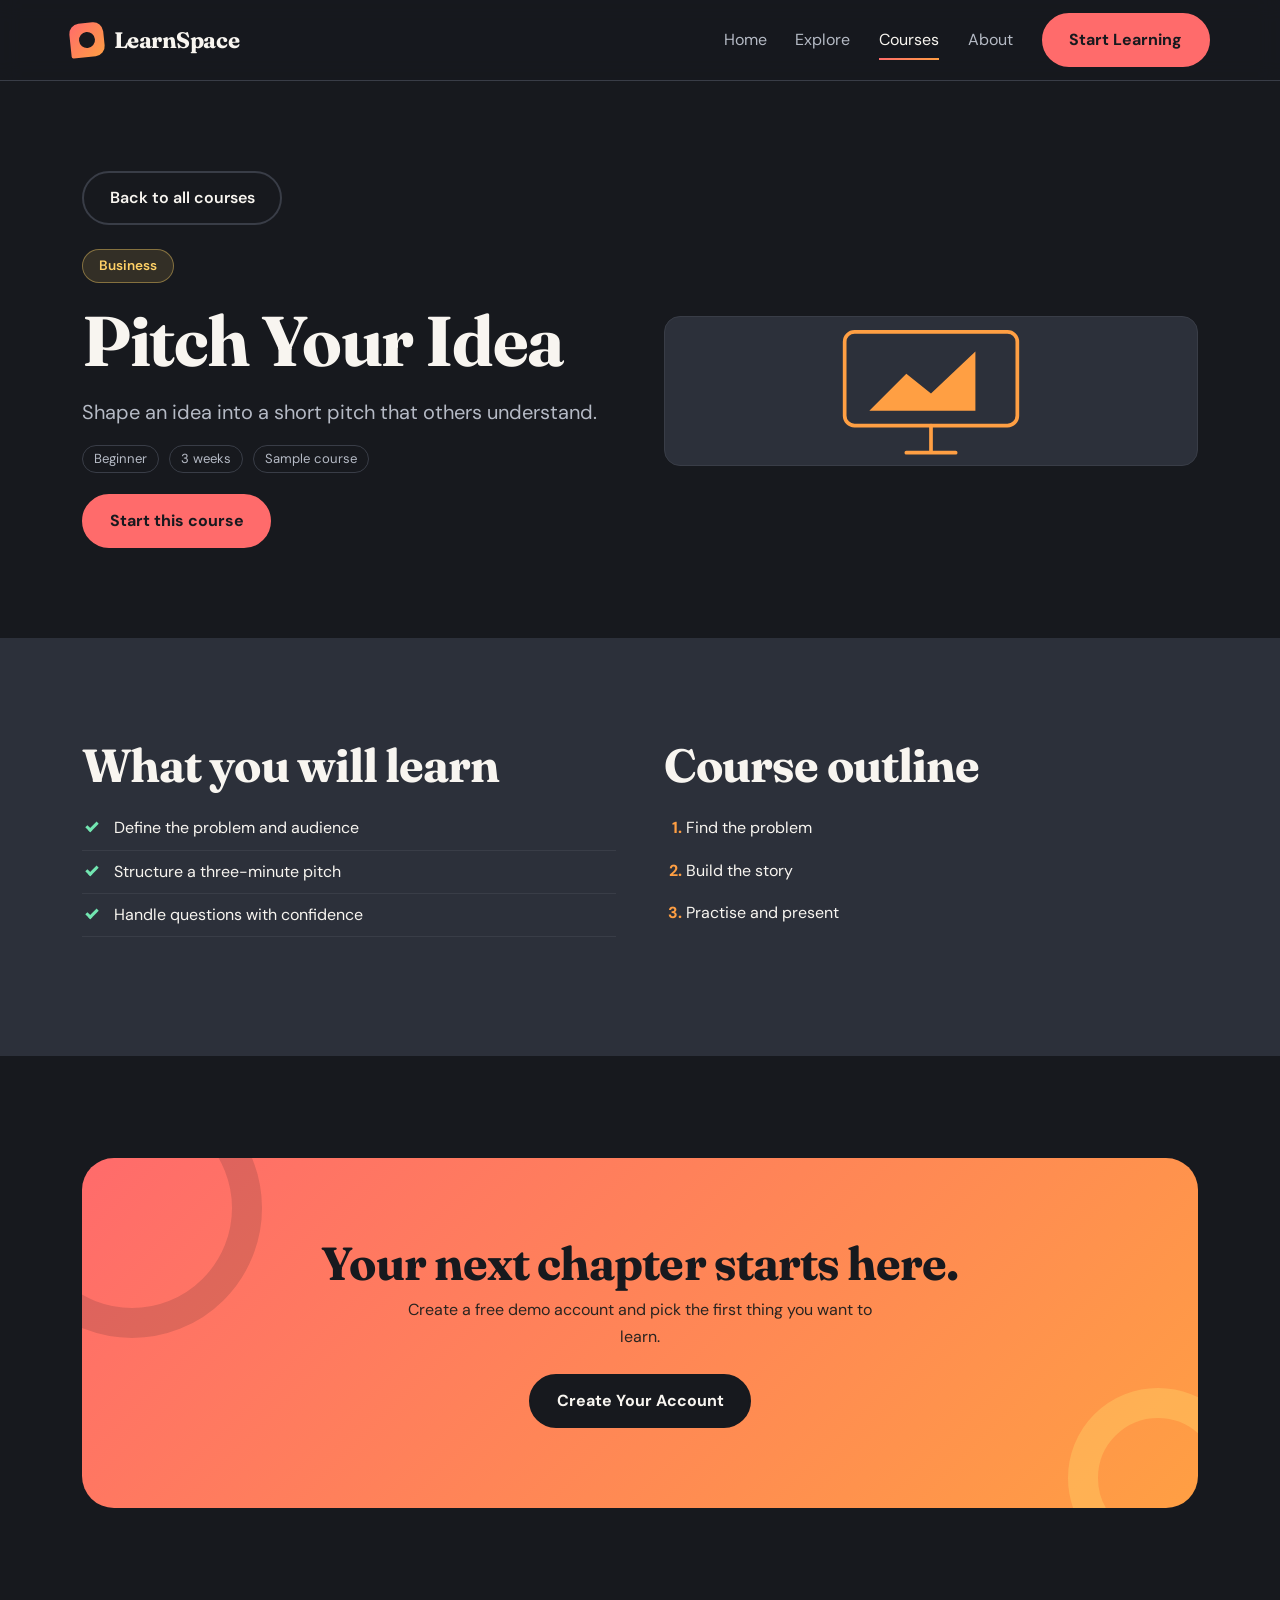
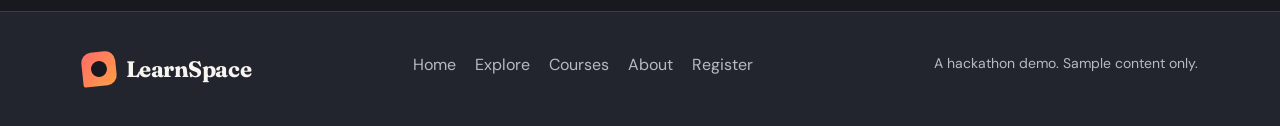
<file: idea.html>
<!DOCTYPE html>
<html lang="en"><head><meta charset="UTF-8"><meta name="viewport" content="width=device-width, initial-scale=1">
<title>Pitch Your Idea | LearnSpace</title>
<link href="https://cdn.jsdelivr.net/npm/bootstrap@5.3.3/dist/css/bootstrap.min.css" rel="stylesheet">
<link href="https://fonts.googleapis.com/css2?family=DM+Sans:wght@400;600;700&family=Fraunces:opsz,wght@9..144,700&display=swap" rel="stylesheet">
<link href="style.css" rel="stylesheet"></head><body>
<header class="topbar"><nav class="container in" aria-label="Main">
<a class="brand" href="index.html"><span class="logo"></span>LearnSpace</a>
<input type="checkbox" id="nav-toggle" class="nav-toggle"><label for="nav-toggle" class="burger" aria-label="Toggle menu"><span></span></label>
<div class="menu"><a class="lk " href="index.html">Home</a><a class="lk " href="explore.html">Explore</a><a class="lk on" href="courses.html">Courses</a><a class="lk " href="about.html">About</a><a class="btn-ls" href="register.html">Start Learning</a></div>
</nav></header><main>
<section class="hero a2"><div class="container"><a class="btn-out mb-4" href="courses.html">Back to all courses</a><div class="row align-items-center g-5">
<div class="col-lg-6"><span class="badge-ls">Business</span><h1>Pitch Your Idea</h1><p class="fs-5 my-3">Shape an idea into a short pitch that others understand.</p>
<div class="meta"><span>Beginner</span><span>3 weeks</span><span>Sample course</span></div><a class="btn-ls mt-2" href="register.html">Start this course</a></div>
<div class="col-lg-6"><div class="ill ill-lg"><svg viewBox="0 0 200 120" role="img" aria-label="Pitch Your Idea illustration"><rect class="s" x="30" y="12" width="140" height="76" rx="8"/><path class="f" d="M50 76l30-30 20 16 36-34v48z"/><path class="s" d="M100 88v22M80 110h40"/></svg></div></div></div></div></section>
<section class="sec alt a2"><div class="container"><div class="row g-5">
<div class="col-md-6"><h2 class="mb-3">What you will learn</h2><ul class="learn"><li>Define the problem and audience</li>
<li>Structure a three-minute pitch</li>
<li>Handle questions with confidence</li></ul></div>
<div class="col-md-6"><h2 class="mb-3">Course outline</h2><ol class="outline"><li>Find the problem</li>
<li>Build the story</li>
<li>Practise and present</li></ol></div></div></div></section>
<section class="sec"><div class="container"><div class="cta"><h2>Your next chapter starts here.</h2><p class="mb-4 mx-auto" style="max-width:480px">Create a free demo account and pick the first thing you want to learn.</p><a class="btn-ls" href="register.html">Create Your Account</a></div></div></section>
</main>
<footer><div class="container d-flex flex-wrap justify-content-between gap-3"><span class="brand"><span class="logo"></span>LearnSpace</span>
<div><a href="index.html">Home</a><a href="explore.html">Explore</a><a href="courses.html">Courses</a><a href="about.html">About</a><a href="register.html">Register</a></div>
<small class="muted">A hackathon demo. Sample content only.</small></div></footer>
</body></html>
</file>
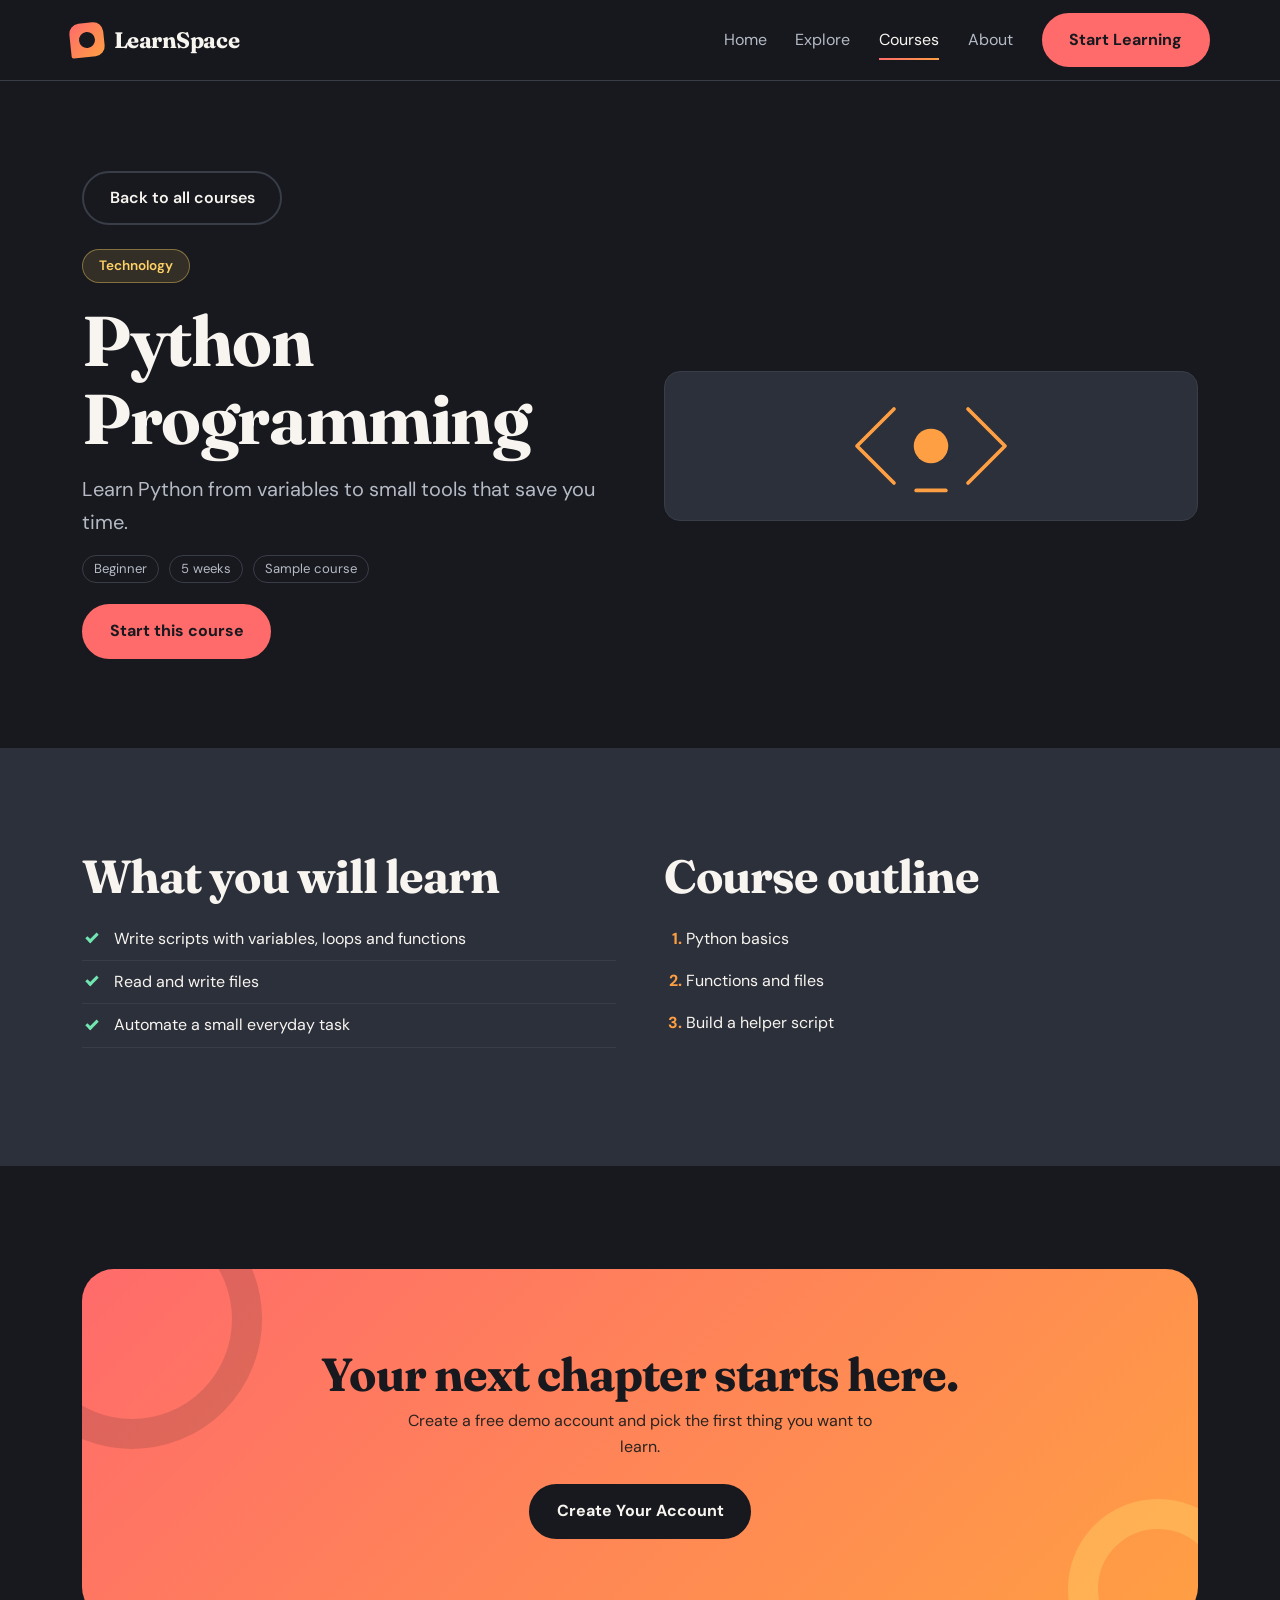
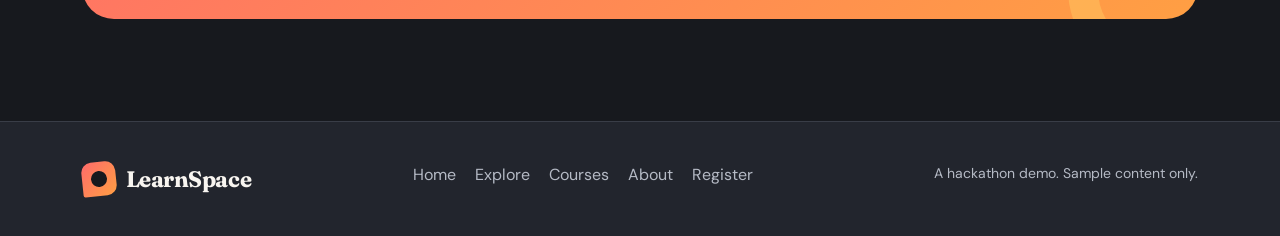
<file: python.html>
<!DOCTYPE html>
<html lang="en"><head><meta charset="UTF-8"><meta name="viewport" content="width=device-width, initial-scale=1">
<title>Python Programming | LearnSpace</title>
<link href="https://cdn.jsdelivr.net/npm/bootstrap@5.3.3/dist/css/bootstrap.min.css" rel="stylesheet">
<link href="https://fonts.googleapis.com/css2?family=DM+Sans:wght@400;600;700&family=Fraunces:opsz,wght@9..144,700&display=swap" rel="stylesheet">
<link href="style.css" rel="stylesheet"></head><body>
<header class="topbar"><nav class="container in" aria-label="Main">
<a class="brand" href="index.html"><span class="logo"></span>LearnSpace</a>
<input type="checkbox" id="nav-toggle" class="nav-toggle"><label for="nav-toggle" class="burger" aria-label="Toggle menu"><span></span></label>
<div class="menu"><a class="lk " href="index.html">Home</a><a class="lk " href="explore.html">Explore</a><a class="lk on" href="courses.html">Courses</a><a class="lk " href="about.html">About</a><a class="btn-ls" href="register.html">Start Learning</a></div>
</nav></header><main>
<section class="hero a2"><div class="container"><a class="btn-out mb-4" href="courses.html">Back to all courses</a><div class="row align-items-center g-5">
<div class="col-lg-6"><span class="badge-ls">Technology</span><h1>Python Programming</h1><p class="fs-5 my-3">Learn Python from variables to small tools that save you time.</p>
<div class="meta"><span>Beginner</span><span>5 weeks</span><span>Sample course</span></div><a class="btn-ls mt-2" href="register.html">Start this course</a></div>
<div class="col-lg-6"><div class="ill ill-lg"><svg viewBox="0 0 200 120" role="img" aria-label="Python Programming illustration"><path class="s" d="M70 30 40 60l30 30M130 30l30 30-30 30"/><circle class="f" cx="100" cy="60" r="14"/><path class="s" d="M88 96h24"/></svg></div></div></div></div></section>
<section class="sec alt a2"><div class="container"><div class="row g-5">
<div class="col-md-6"><h2 class="mb-3">What you will learn</h2><ul class="learn"><li>Write scripts with variables, loops and functions</li>
<li>Read and write files</li>
<li>Automate a small everyday task</li></ul></div>
<div class="col-md-6"><h2 class="mb-3">Course outline</h2><ol class="outline"><li>Python basics</li>
<li>Functions and files</li>
<li>Build a helper script</li></ol></div></div></div></section>
<section class="sec"><div class="container"><div class="cta"><h2>Your next chapter starts here.</h2><p class="mb-4 mx-auto" style="max-width:480px">Create a free demo account and pick the first thing you want to learn.</p><a class="btn-ls" href="register.html">Create Your Account</a></div></div></section>
</main>
<footer><div class="container d-flex flex-wrap justify-content-between gap-3"><span class="brand"><span class="logo"></span>LearnSpace</span>
<div><a href="index.html">Home</a><a href="explore.html">Explore</a><a href="courses.html">Courses</a><a href="about.html">About</a><a href="register.html">Register</a></div>
<small class="muted">A hackathon demo. Sample content only.</small></div></footer>
</body></html>
</file>
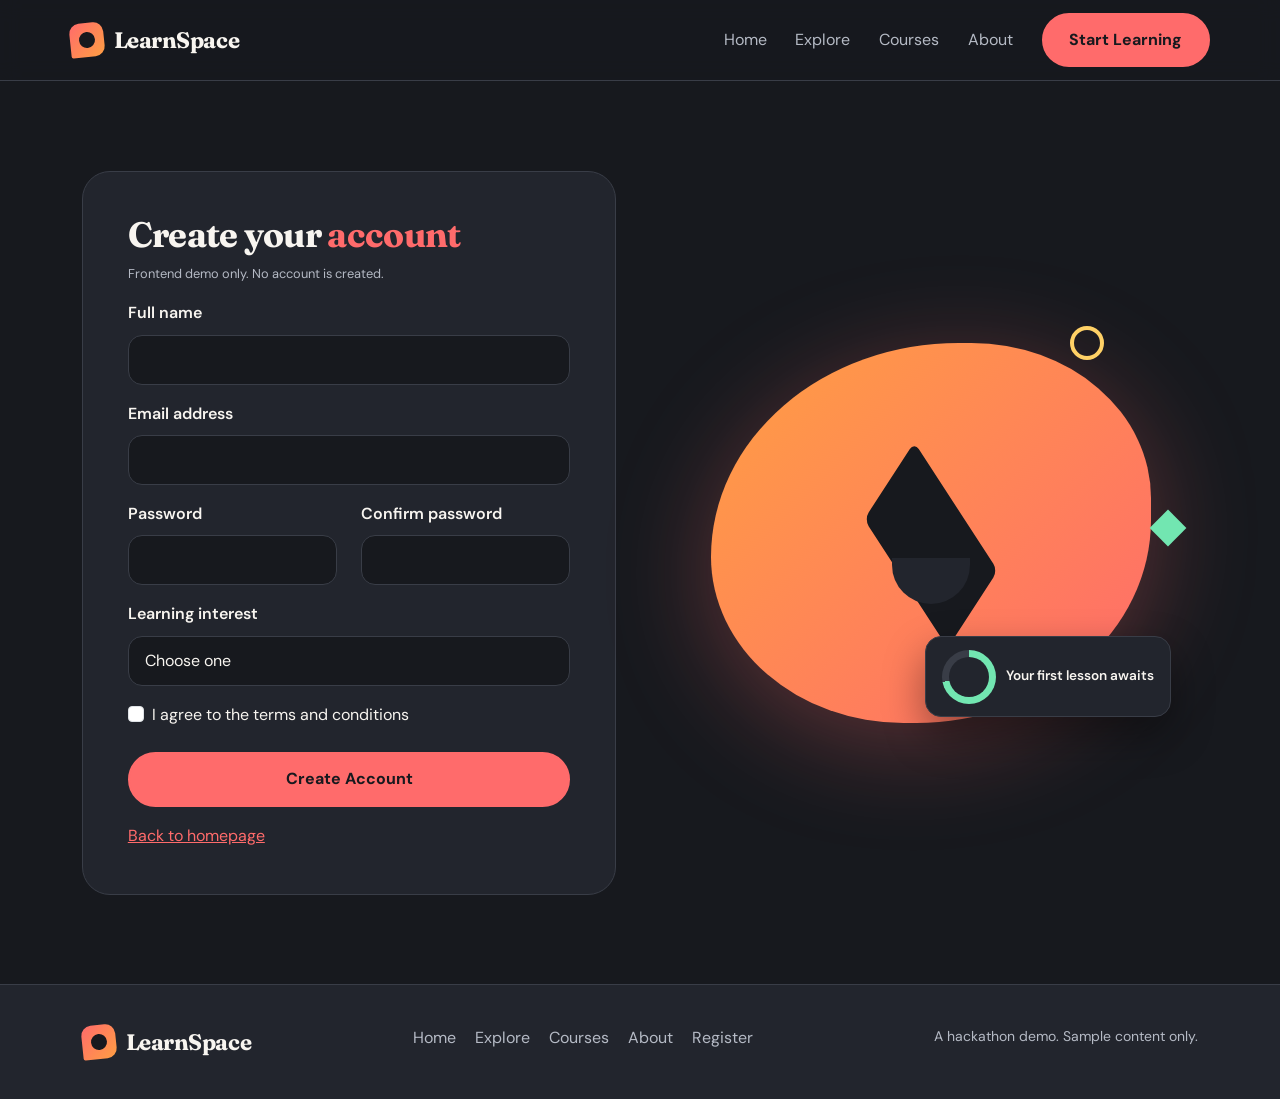
<file: register.html>
<!DOCTYPE html>
<html lang="en"><head><meta charset="UTF-8"><meta name="viewport" content="width=device-width, initial-scale=1">
<title>Register | LearnSpace</title>
<link href="https://cdn.jsdelivr.net/npm/bootstrap@5.3.3/dist/css/bootstrap.min.css" rel="stylesheet">
<link href="https://fonts.googleapis.com/css2?family=DM+Sans:wght@400;600;700&family=Fraunces:opsz,wght@9..144,700&display=swap" rel="stylesheet">
<link href="style.css" rel="stylesheet"></head><body>
<header class="topbar"><nav class="container in" aria-label="Main">
<a class="brand" href="index.html"><span class="logo"></span>LearnSpace</a>
<input type="checkbox" id="nav-toggle" class="nav-toggle"><label for="nav-toggle" class="burger" aria-label="Toggle menu"><span></span></label>
<div class="menu"><a class="lk " href="index.html">Home</a><a class="lk " href="explore.html">Explore</a><a class="lk " href="courses.html">Courses</a><a class="lk " href="about.html">About</a><a class="btn-ls" href="register.html">Start Learning</a></div>
</nav></header><main>
<section class="hero"><div class="container"><div class="row align-items-center g-5">
<div class="col-lg-6"><div class="formcard"><h1 style="font-size:2.2rem">Create your <span class="hl">account</span></h1>
<p class="note">Frontend demo only. No account is created.</p>
<form action="index.html" method="get">
<div class="mb-3"><label class="form-label" for="n">Full name</label><input class="form-control" id="n" name="name" type="text" autocomplete="name" required></div>
<div class="mb-3"><label class="form-label" for="e">Email address</label><input class="form-control" id="e" name="email" type="email" autocomplete="email" required></div>
<div class="row"><div class="col-md-6 mb-3"><label class="form-label" for="p">Password</label><input class="form-control" id="p" name="password" type="password" minlength="8" required></div>
<div class="col-md-6 mb-3"><label class="form-label" for="c">Confirm password</label><input class="form-control" id="c" name="confirm" type="password" minlength="8" required></div></div>
<div class="mb-3"><label class="form-label" for="i">Learning interest</label><select class="form-select" id="i" name="interest" required><option value="">Choose one</option><option>Web Development</option><option>Python Programming</option><option>Data Analytics</option><option>Creative Design</option></select></div>
<div class="form-check mb-4"><input class="form-check-input" type="checkbox" id="t" required><label class="form-check-label" for="t">I agree to the terms and conditions</label></div>
<button class="btn-ls w-100" type="submit">Create Account</button></form>
<p class="mt-3 mb-0"><a href="index.html">Back to homepage</a></p></div></div>
<div class="col-lg-6 d-none d-lg-block"><div class="stage" aria-hidden="true"><div class="blob"></div><div class="cap"></div><span class="shape s1"></span><span class="shape s2"></span><div class="fc f2"><span class="ring"></span>Your first lesson awaits</div></div></div>
</div></div></section>
</main>
<footer><div class="container d-flex flex-wrap justify-content-between gap-3"><span class="brand"><span class="logo"></span>LearnSpace</span>
<div><a href="index.html">Home</a><a href="explore.html">Explore</a><a href="courses.html">Courses</a><a href="about.html">About</a><a href="register.html">Register</a></div>
<small class="muted">A hackathon demo. Sample content only.</small></div></footer>
</body></html>
</file>
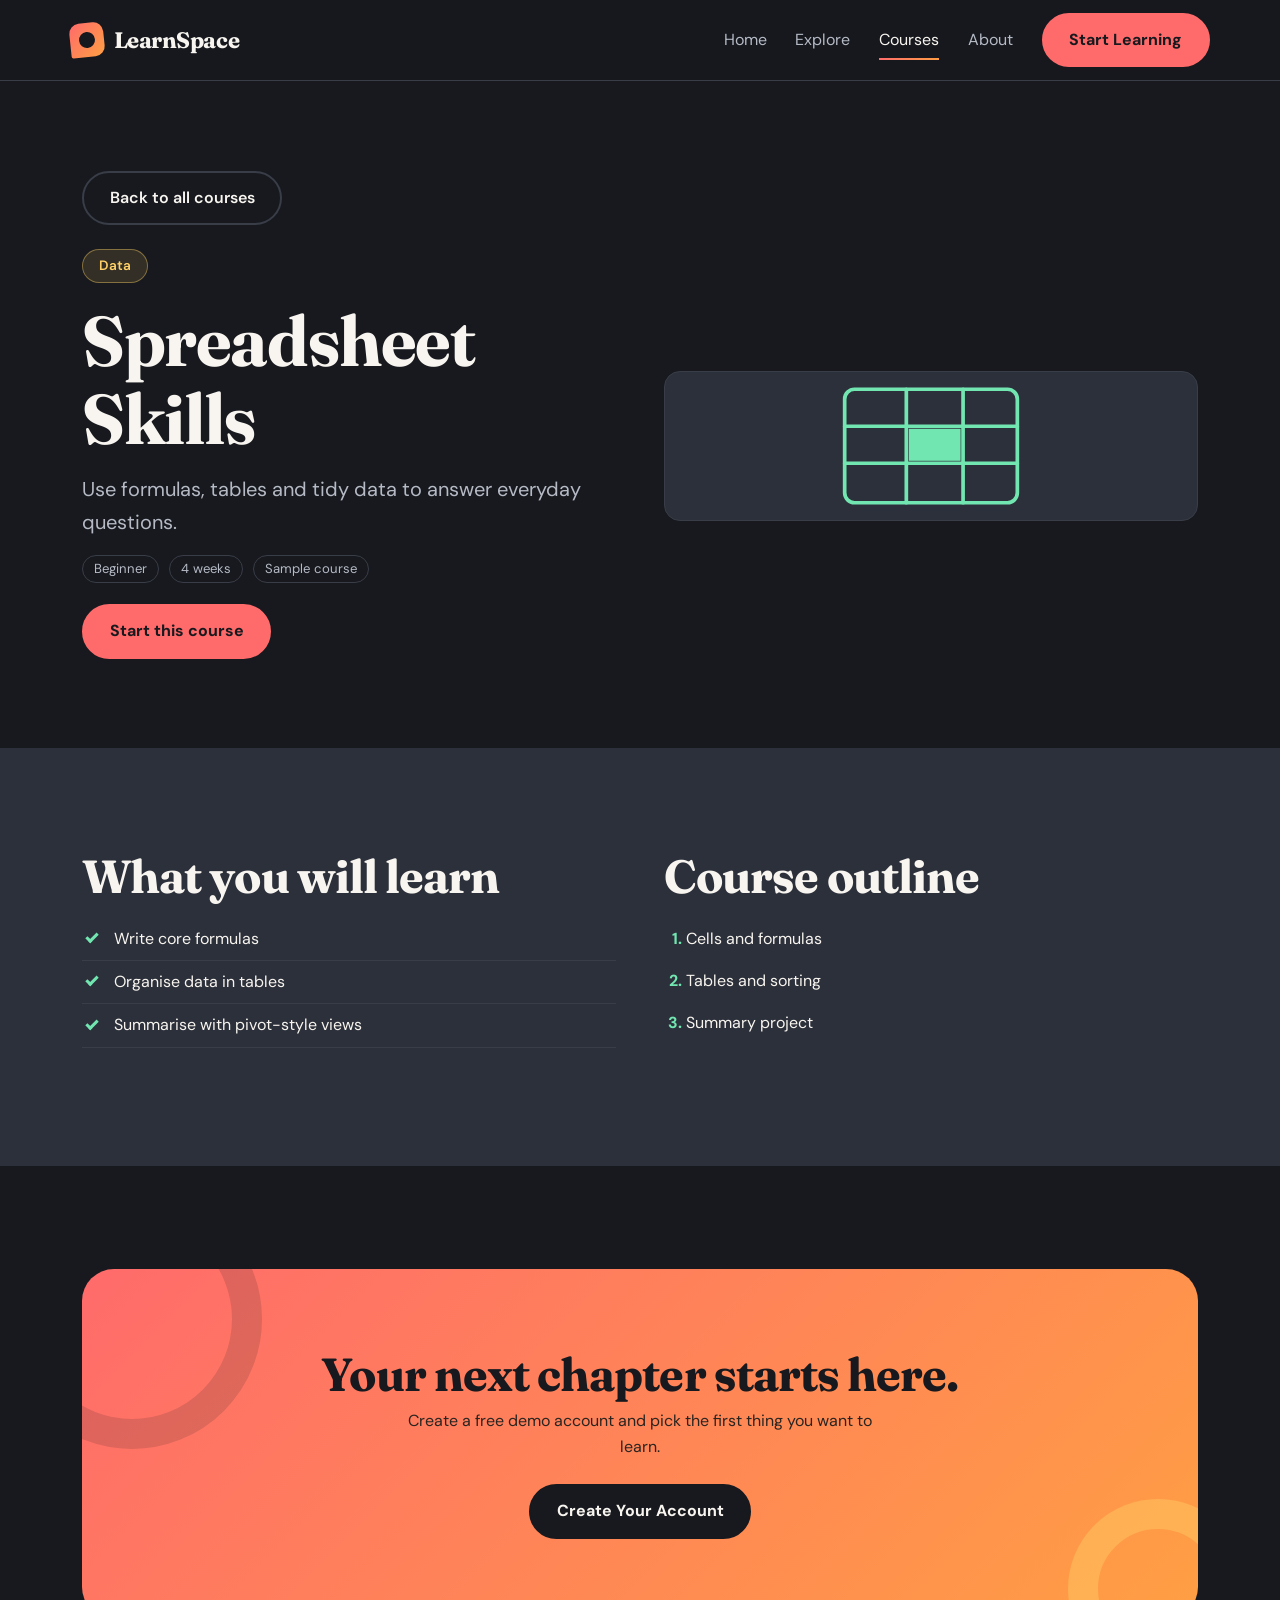
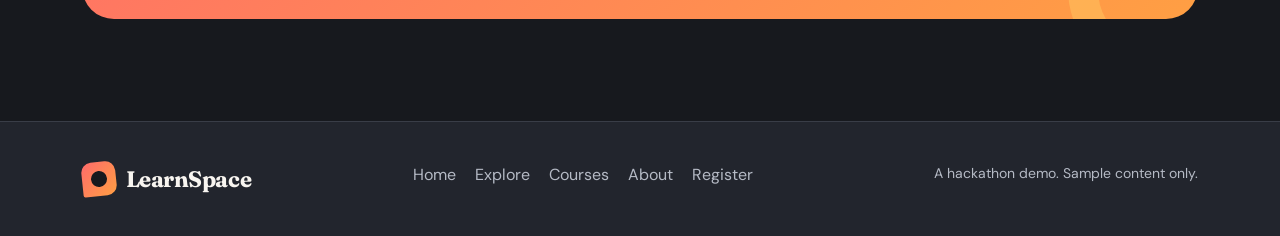
<file: skill.html>
<!DOCTYPE html>
<html lang="en"><head><meta charset="UTF-8"><meta name="viewport" content="width=device-width, initial-scale=1">
<title>Spreadsheet Skills | LearnSpace</title>
<link href="https://cdn.jsdelivr.net/npm/bootstrap@5.3.3/dist/css/bootstrap.min.css" rel="stylesheet">
<link href="https://fonts.googleapis.com/css2?family=DM+Sans:wght@400;600;700&family=Fraunces:opsz,wght@9..144,700&display=swap" rel="stylesheet">
<link href="style.css" rel="stylesheet"></head><body>
<header class="topbar"><nav class="container in" aria-label="Main">
<a class="brand" href="index.html"><span class="logo"></span>LearnSpace</a>
<input type="checkbox" id="nav-toggle" class="nav-toggle"><label for="nav-toggle" class="burger" aria-label="Toggle menu"><span></span></label>
<div class="menu"><a class="lk " href="index.html">Home</a><a class="lk " href="explore.html">Explore</a><a class="lk on" href="courses.html">Courses</a><a class="lk " href="about.html">About</a><a class="btn-ls" href="register.html">Start Learning</a></div>
</nav></header><main>
<section class="hero a4"><div class="container"><a class="btn-out mb-4" href="courses.html">Back to all courses</a><div class="row align-items-center g-5">
<div class="col-lg-6"><span class="badge-ls">Data</span><h1>Spreadsheet Skills</h1><p class="fs-5 my-3">Use formulas, tables and tidy data to answer everyday questions.</p>
<div class="meta"><span>Beginner</span><span>4 weeks</span><span>Sample course</span></div><a class="btn-ls mt-2" href="register.html">Start this course</a></div>
<div class="col-lg-6"><div class="ill ill-lg"><svg viewBox="0 0 200 120" role="img" aria-label="Spreadsheet Skills illustration"><rect class="s" x="30" y="14" width="140" height="92" rx="8"/><path class="s" d="M30 44h140M30 74h140M80 14v92M126 14v92"/><rect class="f" x="82" y="46" width="42" height="26"/></svg></div></div></div></div></section>
<section class="sec alt a4"><div class="container"><div class="row g-5">
<div class="col-md-6"><h2 class="mb-3">What you will learn</h2><ul class="learn"><li>Write core formulas</li>
<li>Organise data in tables</li>
<li>Summarise with pivot-style views</li></ul></div>
<div class="col-md-6"><h2 class="mb-3">Course outline</h2><ol class="outline"><li>Cells and formulas</li>
<li>Tables and sorting</li>
<li>Summary project</li></ol></div></div></div></section>
<section class="sec"><div class="container"><div class="cta"><h2>Your next chapter starts here.</h2><p class="mb-4 mx-auto" style="max-width:480px">Create a free demo account and pick the first thing you want to learn.</p><a class="btn-ls" href="register.html">Create Your Account</a></div></div></section>
</main>
<footer><div class="container d-flex flex-wrap justify-content-between gap-3"><span class="brand"><span class="logo"></span>LearnSpace</span>
<div><a href="index.html">Home</a><a href="explore.html">Explore</a><a href="courses.html">Courses</a><a href="about.html">About</a><a href="register.html">Register</a></div>
<small class="muted">A hackathon demo. Sample content only.</small></div></footer>
</body></html>
</file>
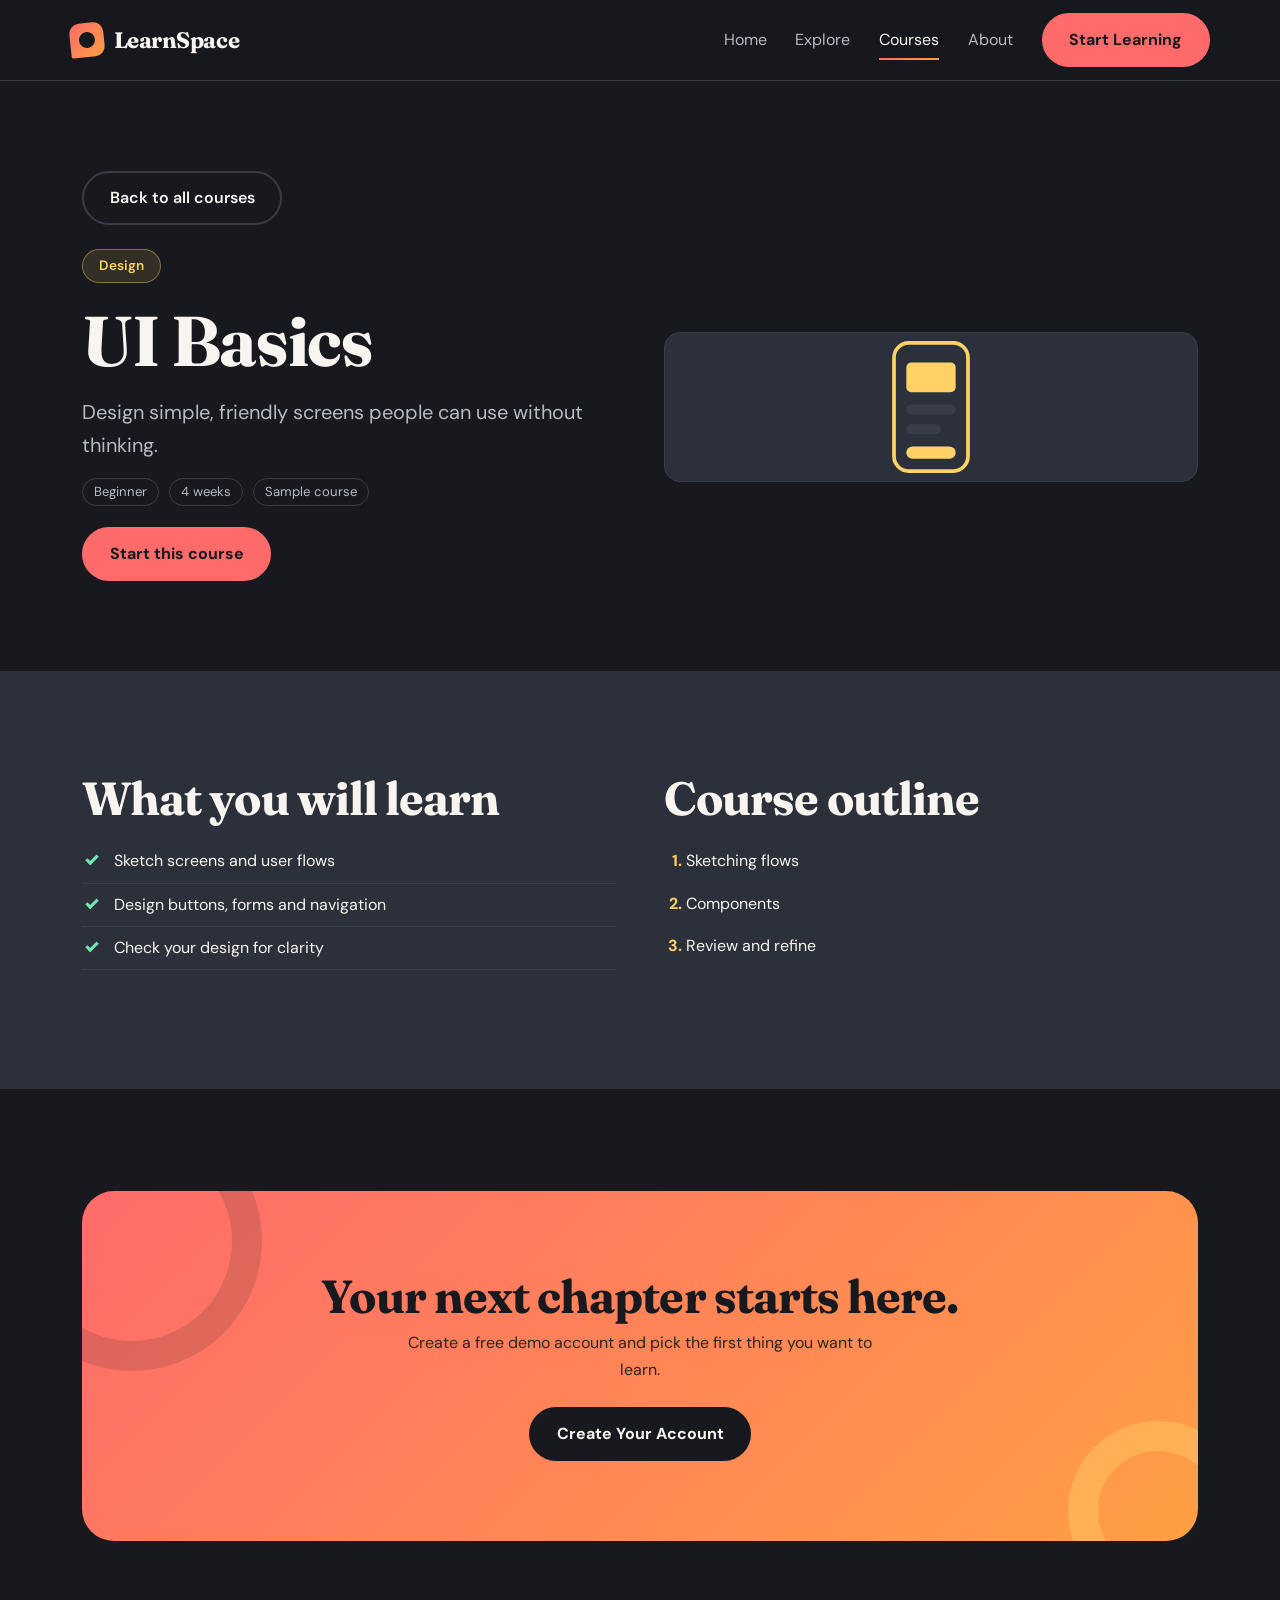
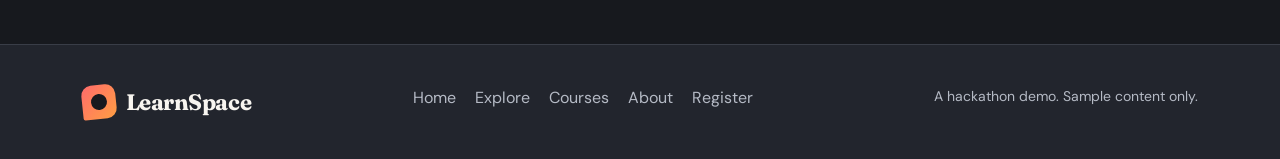
<file: ui.html>
<!DOCTYPE html>
<html lang="en"><head><meta charset="UTF-8"><meta name="viewport" content="width=device-width, initial-scale=1">
<title>UI Basics | LearnSpace</title>
<link href="https://cdn.jsdelivr.net/npm/bootstrap@5.3.3/dist/css/bootstrap.min.css" rel="stylesheet">
<link href="https://fonts.googleapis.com/css2?family=DM+Sans:wght@400;600;700&family=Fraunces:opsz,wght@9..144,700&display=swap" rel="stylesheet">
<link href="style.css" rel="stylesheet"></head><body>
<header class="topbar"><nav class="container in" aria-label="Main">
<a class="brand" href="index.html"><span class="logo"></span>LearnSpace</a>
<input type="checkbox" id="nav-toggle" class="nav-toggle"><label for="nav-toggle" class="burger" aria-label="Toggle menu"><span></span></label>
<div class="menu"><a class="lk " href="index.html">Home</a><a class="lk " href="explore.html">Explore</a><a class="lk on" href="courses.html">Courses</a><a class="lk " href="about.html">About</a><a class="btn-ls" href="register.html">Start Learning</a></div>
</nav></header><main>
<section class="hero a3"><div class="container"><a class="btn-out mb-4" href="courses.html">Back to all courses</a><div class="row align-items-center g-5">
<div class="col-lg-6"><span class="badge-ls">Design</span><h1>UI Basics</h1><p class="fs-5 my-3">Design simple, friendly screens people can use without thinking.</p>
<div class="meta"><span>Beginner</span><span>4 weeks</span><span>Sample course</span></div><a class="btn-ls mt-2" href="register.html">Start this course</a></div>
<div class="col-lg-6"><div class="ill ill-lg"><svg viewBox="0 0 200 120" role="img" aria-label="UI Basics illustration"><rect class="s" x="70" y="8" width="60" height="104" rx="12"/><rect class="f" x="80" y="24" width="40" height="24" rx="4"/><rect class="m" x="80" y="58" width="40" height="8" rx="4"/><rect class="m" x="80" y="74" width="28" height="8" rx="4"/><rect class="f" x="80" y="92" width="40" height="10" rx="5"/></svg></div></div></div></div></section>
<section class="sec alt a3"><div class="container"><div class="row g-5">
<div class="col-md-6"><h2 class="mb-3">What you will learn</h2><ul class="learn"><li>Sketch screens and user flows</li>
<li>Design buttons, forms and navigation</li>
<li>Check your design for clarity</li></ul></div>
<div class="col-md-6"><h2 class="mb-3">Course outline</h2><ol class="outline"><li>Sketching flows</li>
<li>Components</li>
<li>Review and refine</li></ol></div></div></div></section>
<section class="sec"><div class="container"><div class="cta"><h2>Your next chapter starts here.</h2><p class="mb-4 mx-auto" style="max-width:480px">Create a free demo account and pick the first thing you want to learn.</p><a class="btn-ls" href="register.html">Create Your Account</a></div></div></section>
</main>
<footer><div class="container d-flex flex-wrap justify-content-between gap-3"><span class="brand"><span class="logo"></span>LearnSpace</span>
<div><a href="index.html">Home</a><a href="explore.html">Explore</a><a href="courses.html">Courses</a><a href="about.html">About</a><a href="register.html">Register</a></div>
<small class="muted">A hackathon demo. Sample content only.</small></div></footer>
</body></html>
</file>
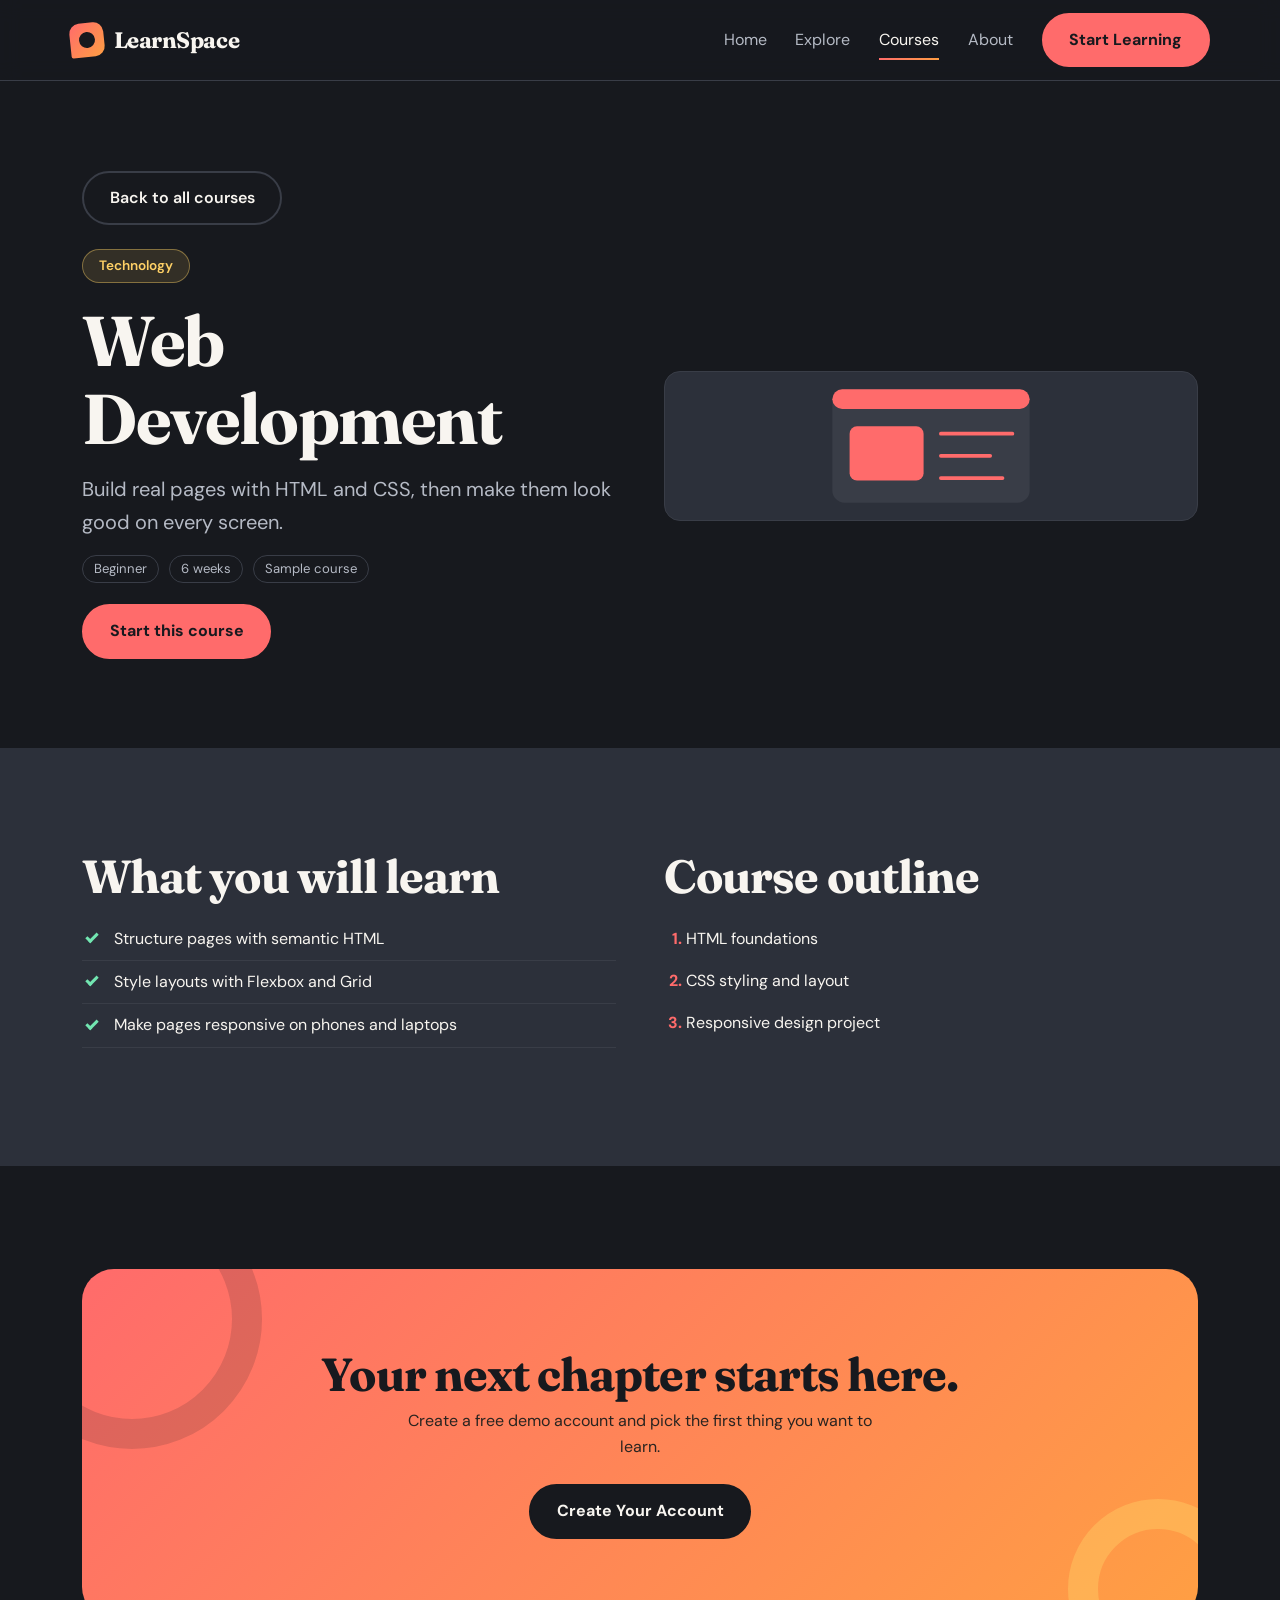
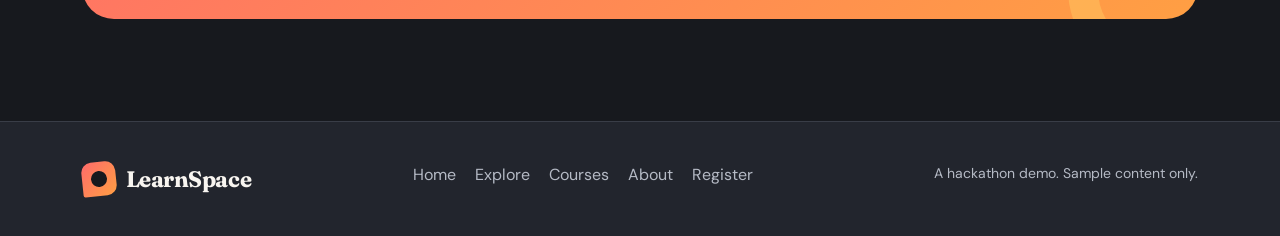
<file: web-development.html>
<!DOCTYPE html>
<html lang="en"><head><meta charset="UTF-8"><meta name="viewport" content="width=device-width, initial-scale=1">
<title>Web Development | LearnSpace</title>
<link href="https://cdn.jsdelivr.net/npm/bootstrap@5.3.3/dist/css/bootstrap.min.css" rel="stylesheet">
<link href="https://fonts.googleapis.com/css2?family=DM+Sans:wght@400;600;700&family=Fraunces:opsz,wght@9..144,700&display=swap" rel="stylesheet">
<link href="style.css" rel="stylesheet"></head><body>
<header class="topbar"><nav class="container in" aria-label="Main">
<a class="brand" href="index.html"><span class="logo"></span>LearnSpace</a>
<input type="checkbox" id="nav-toggle" class="nav-toggle"><label for="nav-toggle" class="burger" aria-label="Toggle menu"><span></span></label>
<div class="menu"><a class="lk " href="index.html">Home</a><a class="lk " href="explore.html">Explore</a><a class="lk on" href="courses.html">Courses</a><a class="lk " href="about.html">About</a><a class="btn-ls" href="register.html">Start Learning</a></div>
</nav></header><main>
<section class="hero a1"><div class="container"><a class="btn-out mb-4" href="courses.html">Back to all courses</a><div class="row align-items-center g-5">
<div class="col-lg-6"><span class="badge-ls">Technology</span><h1>Web Development</h1><p class="fs-5 my-3">Build real pages with HTML and CSS, then make them look good on every screen.</p>
<div class="meta"><span>Beginner</span><span>6 weeks</span><span>Sample course</span></div><a class="btn-ls mt-2" href="register.html">Start this course</a></div>
<div class="col-lg-6"><div class="ill ill-lg"><svg viewBox="0 0 200 120" role="img" aria-label="Web Development illustration"><rect class="m" x="20" y="14" width="160" height="92" rx="10"/><rect class="f" x="20" y="14" width="160" height="16" rx="8"/><rect class="f" x="34" y="44" width="60" height="44" rx="6"/><path class="s" d="M108 50h58M108 68h40M108 86h50"/></svg></div></div></div></div></section>
<section class="sec alt a1"><div class="container"><div class="row g-5">
<div class="col-md-6"><h2 class="mb-3">What you will learn</h2><ul class="learn"><li>Structure pages with semantic HTML</li>
<li>Style layouts with Flexbox and Grid</li>
<li>Make pages responsive on phones and laptops</li></ul></div>
<div class="col-md-6"><h2 class="mb-3">Course outline</h2><ol class="outline"><li>HTML foundations</li>
<li>CSS styling and layout</li>
<li>Responsive design project</li></ol></div></div></div></section>
<section class="sec"><div class="container"><div class="cta"><h2>Your next chapter starts here.</h2><p class="mb-4 mx-auto" style="max-width:480px">Create a free demo account and pick the first thing you want to learn.</p><a class="btn-ls" href="register.html">Create Your Account</a></div></div></section>
</main>
<footer><div class="container d-flex flex-wrap justify-content-between gap-3"><span class="brand"><span class="logo"></span>LearnSpace</span>
<div><a href="index.html">Home</a><a href="explore.html">Explore</a><a href="courses.html">Courses</a><a href="about.html">About</a><a href="register.html">Register</a></div>
<small class="muted">A hackathon demo. Sample content only.</small></div></footer>
</body></html>
</file>
<file: style.css>
/* 1. TOKENS */
:root{--bg:#17191E;--card:#22252D;--alt:#2C303A;--coral:#FF6B6B;--orange:#FF9F43;--yellow:#FFD166;--mint:#72E6B1;--text:#F8F5F0;--muted:#B5BAC5;--line:#393D47;--grad:linear-gradient(135deg,var(--coral),var(--orange))}
/* 2. BASE */
html{scroll-behavior:smooth}
body{background:var(--bg);color:var(--text);font-family:"DM Sans",system-ui,sans-serif;line-height:1.65;overflow-x:hidden}
h1,h2,h3,h4,.brand{font-family:"Fraunces",Georgia,serif;font-weight:700;line-height:1.1;letter-spacing:-.02em}
h1{font-size:clamp(2.3rem,6vw,4.4rem)}h2{font-size:clamp(1.8rem,4vw,2.9rem)}
p,.muted{color:var(--muted)}a{color:var(--coral)}
:focus-visible{outline:3px solid var(--yellow);outline-offset:3px}
.hl{color:var(--coral)}.hl2{color:var(--orange)}
.sec{padding:clamp(3.5rem,8vw,6.5rem) 0}.alt{background:var(--alt)}
.badge-ls{display:inline-block;background:rgba(255,209,102,.12);color:var(--yellow);border:1px solid rgba(255,209,102,.4);border-radius:99px;padding:.3rem 1rem;font-size:.85rem;font-weight:600;margin-bottom:1.2rem}
/* 3. NAV (checkbox menu, no JS) */
.topbar{position:sticky;top:0;z-index:50;background:rgba(23,25,30,.9);backdrop-filter:blur(10px);border-bottom:1px solid var(--line)}
.topbar .in{display:flex;align-items:center;justify-content:space-between;padding:.8rem 0;position:relative}
.brand{color:var(--text);text-decoration:none;font-size:1.4rem;display:flex;align-items:center;gap:.6rem}
.logo{width:34px;height:34px;border-radius:10px 10px 10px 2px;background:var(--grad);position:relative;transform:rotate(-6deg)}
.logo::after{content:"";position:absolute;inset:9px;border-radius:50%;background:var(--bg)}
.nav-toggle{position:absolute;opacity:0;pointer-events:none}
.burger{display:none;width:44px;height:44px;border:1px solid var(--line);border-radius:12px;cursor:pointer;align-items:center;justify-content:center}
.burger span,.burger span::before{display:block;width:20px;height:2px;background:var(--text);position:relative;transition:.3s}
.burger span::before{content:"";position:absolute;top:-6px}
.nav-toggle:focus-visible+.burger{outline:3px solid var(--yellow)}
.menu{display:flex;align-items:center;gap:1.8rem}
.menu a.lk{color:var(--muted);text-decoration:none;position:relative;padding:.3rem 0;transition:color .3s}
.menu a.lk::after{content:"";position:absolute;left:0;bottom:-2px;height:2px;width:100%;background:var(--grad);transform:scaleX(0);transform-origin:left;transition:transform .3s}
.menu a.lk:hover,.menu a.lk.on{color:var(--text)}.menu a.lk:hover::after,.menu a.lk.on::after{transform:scaleX(1)}
@media(max-width:991px){.burger{display:flex}.menu{display:none;position:absolute;top:100%;left:0;right:0;flex-direction:column;align-items:stretch;gap:.4rem;background:var(--card);border:1px solid var(--line);border-radius:16px;padding:1rem;margin-top:.5rem}.nav-toggle:checked~.menu{display:flex}.menu a.lk{padding:.7rem}.menu .btn-ls{text-align:center}}
/* 4. BUTTONS */
.btn-ls{display:inline-block;background:var(--coral);color:#17191E;font-weight:700;border-radius:99px;padding:.75rem 1.6rem;text-decoration:none;border:2px solid var(--coral);box-shadow:0 0 0 rgba(255,107,107,0);transition:.3s;animation:glow 3s ease-in-out infinite}
.btn-ls:hover{transform:translateY(-3px);background:var(--orange);border-color:var(--orange);color:#17191E}
.btn-out{display:inline-block;color:var(--text);font-weight:600;border-radius:99px;padding:.75rem 1.6rem;text-decoration:none;border:2px solid var(--line);transition:.3s}
.btn-out:hover{border-color:var(--yellow);color:var(--yellow);transform:translateY(-3px)}
@keyframes glow{50%{box-shadow:0 0 26px rgba(255,107,107,.5)}}
/* 5. HERO + ILLUSTRATION */
.hero{padding:clamp(3rem,7vw,6rem) 0;position:relative}
.hero-copy{animation:rise .9s ease both}
@keyframes rise{from{opacity:0;transform:translateY(24px)}}
.stage{position:relative;height:440px;max-width:480px;margin:0 auto}
.blob{position:absolute;inset:30px 20px;border-radius:58% 42% 55% 45%;background:linear-gradient(135deg,var(--orange),var(--coral));animation:morph 14s ease-in-out infinite;filter:drop-shadow(0 20px 50px rgba(255,107,107,.3))}
@keyframes morph{50%{border-radius:42% 58% 40% 60%;transform:rotate(14deg)}}
.cap{position:absolute;left:50%;top:38%;width:150px;height:150px;margin-left:-75px;animation:float 6s ease-in-out infinite}
.cap::before{content:"";position:absolute;inset:20px 0 40px;background:var(--bg);transform:rotate(45deg) skew(12deg,12deg);border-radius:8px}
.cap::after{content:"";position:absolute;left:36px;right:36px;top:78px;height:46px;background:var(--card);border-radius:0 0 40px 40px}
@keyframes float{50%{transform:translateY(-16px)}}
.fc{position:absolute;background:var(--card);border:1px solid var(--line);border-radius:16px;padding:.8rem 1rem;box-shadow:0 18px 40px rgba(0,0,0,.4);font-size:.85rem;font-weight:600;animation:float 7s ease-in-out infinite}
.fc small{display:block;color:var(--muted);font-weight:400}
.fc.f1{top:6%;left:0}.fc.f2{bottom:8%;right:0;animation-delay:-3s}.fc.f3{bottom:20%;left:-2%;animation-delay:-5s;border-color:var(--mint)}
.ring{width:54px;height:54px;border-radius:50%;background:conic-gradient(var(--mint) 0 72%,var(--line) 0);position:relative;display:inline-block;vertical-align:middle;margin-right:.6rem}
.ring::after{content:"";position:absolute;inset:7px;border-radius:50%;background:var(--card)}
.shape{position:absolute;animation:spin 20s linear infinite}
.s1{width:34px;height:34px;border:4px solid var(--yellow);border-radius:50%;top:3%;right:14%}
.s2{width:26px;height:26px;background:var(--mint);transform:rotate(45deg);top:46%;right:-2%;animation-direction:reverse}
@keyframes spin{to{transform:rotate(360deg)}}
/* 6. STATS */
.stats{border-block:1px solid var(--line);background:var(--card)}
.stat{padding:1.6rem .5rem;text-align:center}
.stat b{display:block;font-family:"Fraunces",serif;font-size:2.6rem;color:var(--yellow)}.stat:nth-child(2) b{color:var(--coral)}.stat:nth-child(3) b{color:var(--orange)}.stat:nth-child(4) b{color:var(--mint)}
/* 7. COURSE CARDS */
.a1{--a:var(--coral)}.a2{--a:var(--orange)}.a3{--a:var(--yellow)}.a4{--a:var(--mint)}
.pcard{position:relative;height:100%;background:var(--card);border:1px solid var(--line);border-radius:22px;padding:1rem 1rem 1.4rem;overflow:hidden;transition:.35s}
.pcard::before{content:"";position:absolute;left:0;right:0;top:0;height:4px;background:var(--a);transform:scaleX(0);transform-origin:left;transition:.4s}
.pcard:hover{transform:translateY(-8px);border-color:var(--a);box-shadow:0 20px 44px -14px var(--a)}.pcard:hover::before{transform:scaleX(1)}
.pcard h3{font-size:1.35rem;margin:.3rem 0}.cat{color:var(--a);font-weight:700;font-size:.82rem}
.meta{display:flex;gap:.6rem;flex-wrap:wrap;margin:.8rem 0;font-size:.82rem}
.meta span{border:1px solid var(--line);border-radius:99px;padding:.15rem .7rem;color:var(--muted)}
.btn-view{display:inline-block;border:2px solid var(--a);color:var(--text);font-weight:700;border-radius:99px;padding:.4rem 1.2rem;text-decoration:none;transition:.3s}
.btn-view:hover{background:var(--a);color:#17191E}
.ill svg{width:100%;height:100%;display:block;transition:transform .5s}.pcard:hover .ill svg{transform:scale(1.07)}
.ill .f{fill:var(--a)}.ill .s{fill:none;stroke:var(--a);stroke-width:3;stroke-linecap:round;stroke-linejoin:round}.ill .m{fill:var(--line)}
.ill-lg{height:clamp(220px,40vw,340px);border:1px solid var(--line);border-radius:28px;margin:0}
.learn{list-style:none;padding:0}.learn li{padding:.5rem 0 .5rem 2rem;position:relative;border-bottom:1px solid var(--line)}
.learn li::before{content:"";position:absolute;left:4px;top:.95rem;width:12px;height:7px;border-left:3px solid var(--mint);border-bottom:3px solid var(--mint);transform:rotate(-45deg)}
.outline{padding-left:1.4rem}.outline li{padding:.5rem 0;color:var(--text)}.outline li::marker{color:var(--a);font-weight:700}
.ill{height:150px;border-radius:16px;background:var(--alt);position:relative;overflow:hidden;margin-bottom:1rem}
/* 8. FEATURES, JOURNEY, CTA */
.feat{display:flex;gap:1.5rem;align-items:center;padding:1.6rem 0;border-bottom:1px solid var(--line)}
.feat:nth-child(even){flex-direction:row-reverse;text-align:right}
.fi{flex:0 0 76px;height:76px;border-radius:24px 6px 24px 6px;background:var(--a);position:relative}
.fi::after{content:"";position:absolute;inset:22px;border-radius:50%;border:4px solid var(--bg)}
.feat h3{font-size:1.4rem}
.journey{position:relative}
.journey::before{content:"";position:absolute;left:12%;right:12%;top:46px;border-top:3px dashed var(--line)}
.step{text-align:center;position:relative;padding:0 1rem}
.step .n{font-family:"Fraunces",serif;font-size:5rem;line-height:1;color:var(--bg);-webkit-text-stroke:2px var(--a);background:var(--bg);display:inline-block;padding:0 1rem;transition:.3s}
.step:hover .n{color:var(--a);transform:scale(1.08)}
.cta{position:relative;overflow:hidden;border-radius:32px;padding:clamp(2.5rem,7vw,5rem) 1.5rem;text-align:center;background:var(--grad);color:#17191E}
.cta p{color:#2a2420}.cta .btn-ls{background:#17191E;color:var(--text);border-color:#17191E}
.cta::before,.cta::after{content:"";position:absolute;border-radius:50%;border:30px solid rgba(23,25,30,.14);animation:spin 30s linear infinite}
.cta::before{width:260px;height:260px;left:-80px;top:-80px}.cta::after{width:180px;height:180px;right:-50px;bottom:-60px;border-color:rgba(255,209,102,.4)}
.cta>*{position:relative;z-index:1}
/* 9. EXPLORE / CHIPS / ABOUT */
.chips{display:flex;flex-wrap:wrap;gap:.6rem}
.chip{border:1px solid var(--line);background:var(--card);color:var(--muted);border-radius:99px;padding:.4rem 1.1rem;font-weight:600;font-size:.9rem;transition:.3s}
.chip:hover,.chip.on{background:var(--coral);color:#17191E;border-color:var(--coral)}
.search{display:flex;align-items:center;gap:.8rem;background:var(--card);border:1px solid var(--line);border-radius:99px;padding:.9rem 1.4rem;color:var(--muted);max-width:560px}
.search::before{content:"";width:16px;height:16px;border:3px solid var(--coral);border-radius:50%}
.note{font-size:.8rem;color:var(--muted)}
.empty{border:2px dashed var(--line);border-radius:22px;padding:2.5rem;text-align:center}
.big{font-size:clamp(3rem,11vw,8rem);line-height:.95}
.val{border-left:4px solid var(--a);padding:.4rem 0 .4rem 1.2rem;margin-bottom:1.5rem}
.orbit{position:relative;width:min(100%,360px);aspect-ratio:1;margin:auto}
.orbit .o{position:absolute;inset:0;border:3px dashed var(--line);border-radius:50%;animation:spin 40s linear infinite}
.orbit .o:nth-child(2){inset:18%;border-color:var(--orange);animation-direction:reverse}
.orbit .core{position:absolute;inset:36%;border-radius:50%;background:var(--grad);animation:float 6s ease-in-out infinite}
/* 10. FORM */
.formcard{background:var(--card);border:1px solid var(--line);border-radius:28px;padding:clamp(1.5rem,5vw,2.8rem)}
.form-label{font-weight:600}
.form-control,.form-select{background:var(--bg);border:1px solid var(--line);color:var(--text);border-radius:14px;padding:.75rem 1rem}
.form-control:focus,.form-select:focus{background:var(--bg);color:var(--text);border-color:var(--coral);box-shadow:0 0 0 .25rem rgba(255,107,107,.25)}
.form-check-input:checked{background-color:var(--coral);border-color:var(--coral)}
/* 11. FOOTER */
footer{border-top:1px solid var(--line);padding:2.5rem 0;background:var(--card)}
footer a{color:var(--muted);text-decoration:none;margin-right:1.2rem}footer a:hover{color:var(--coral)}
/* 12. RESPONSIVE + MOTION */
@media(max-width:767px){.feat,.feat:nth-child(even){flex-direction:column;text-align:center}.journey::before{display:none}.step{margin-bottom:1.5rem}.stage{height:380px}.btn-ls,.btn-out{display:block;text-align:center;margin-bottom:.6rem}}
@media(prefers-reduced-motion:reduce){*,*::before,*::after{animation:none!important;transition:none!important;scroll-behavior:auto!important}}
/* 13. CSS-ONLY CATEGORY FILTER (radio + :has, no JS) */
.chips{position:relative}
.fin{position:absolute;opacity:0;width:1px;height:1px}
.chip{cursor:pointer;user-select:none}
.fin:checked+.chip{background:var(--coral);color:#17191E;border-color:var(--coral)}
.fin:focus-visible+.chip{outline:3px solid var(--yellow);outline-offset:3px}
body:has(#f-tech:checked) [data-cat]:not([data-cat=tech]),
body:has(#f-design:checked) [data-cat]:not([data-cat=design]),
body:has(#f-biz:checked) [data-cat]:not([data-cat=biz]),
body:has(#f-data:checked) [data-cat]:not([data-cat=data]){display:none}
</file>
